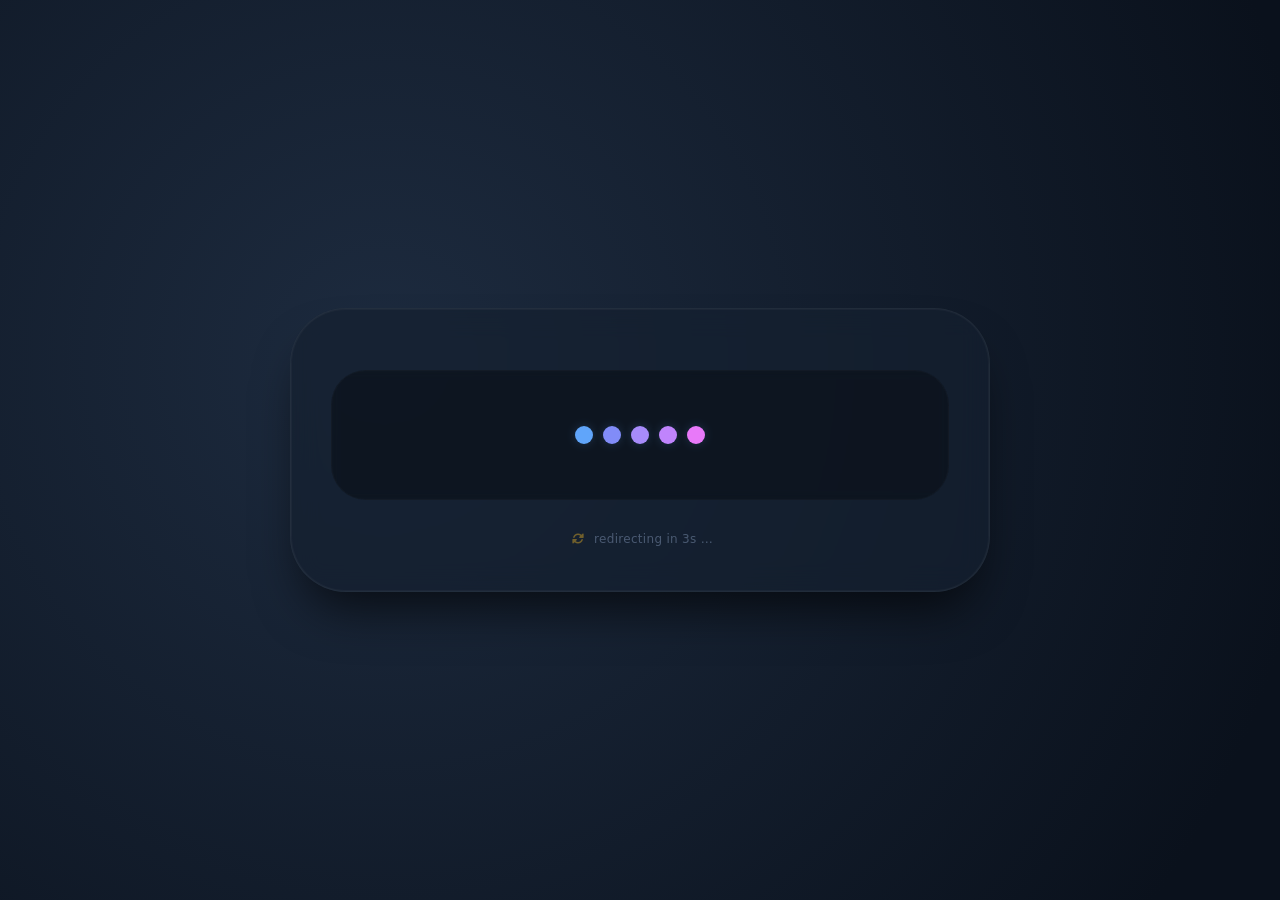
<file: LMS.html>
<!DOCTYPE html>
<html lang="en">
<head>
  <meta charset="UTF-8" />
  <meta name="viewport" content="width=device-width, initial-scale=1.0" />
  <title>Cieverose College LMS</title>
  <link rel="stylesheet" href="https://cdnjs.cloudflare.com/ajax/libs/font-awesome/6.0.0-beta3/css/all.min.css" />
  <style>
    * {
      margin: 0;
      padding: 0;
      box-sizing: border-box;
    }

    body {
      font-family: 'Segoe UI', Roboto, system-ui, -apple-system, sans-serif;
      background: #0f1724;
      background-image: radial-gradient(circle at 30% 40%, #1d2b3f 0%, #0a111c 90%);
      min-height: 100vh;
      display: flex;
      align-items: center;
      justify-content: center;
      padding: 2rem 1.5rem;
      margin: 0;
    }

    .container {
      max-width: 700px;
      width: 100%;
      text-align: center;
    }

    /* card – only one, clean & focused */
    .card {
      background: rgba(20, 32, 48, 0.7);
      backdrop-filter: blur(14px);
      -webkit-backdrop-filter: blur(14px);
      border-radius: 3.5rem;
      padding: 3rem 2.5rem 2.8rem;
      border: 1px solid rgba(255, 255, 255, 0.06);
      box-shadow: 0 30px 50px -16px #000000b0, 0 0 0 1px rgba(255, 255, 255, 0.03) inset;
      transition: box-shadow 0.3s ease;
    }

    .card:hover {
      box-shadow: 0 40px 60px -18px #000000cc, 0 0 0 1px rgba(255, 255, 255, 0.06) inset;
    }

    /* header inside card */
    .rank {
      display: flex;
      align-items: center;
      justify-content: center;
      gap: 1rem;
      margin-bottom: 1.8rem;
    }

    .rank-number {
      background: rgba(251, 191, 36, 0.1);
      border-radius: 60px;
      padding: 0.3rem 1.4rem 0.3rem 1.2rem;
      font-weight: 600;
      font-size: 1rem;
      color: #fcd34d;
      border: 1px solid rgba(251, 191, 36, 0.08);
      display: flex;
      align-items: center;
      gap: 8px;
    }

    .rank-number i {
      font-size: 0.85rem;
      color: #fbbf24;
    }

    .rank-badge {
      background: rgba(255, 255, 255, 0.04);
      padding: 0.3rem 1.2rem;
      border-radius: 40px;
      font-size: 0.75rem;
      font-weight: 500;
      letter-spacing: 0.4px;
      color: #94a3b8;
      border: 1px solid rgba(255, 255, 255, 0.04);
      display: flex;
      align-items: center;
      gap: 6px;
    }

    .rank-badge i {
      color: #60a5fa;
    }

    /* preview area – #10 loader */
    .preview {
      background: rgba(0, 0, 0, 0.3);
      border-radius: 2.2rem;
      padding: 2.2rem 1rem;
      margin: 0.8rem 0 2rem;
      display: flex;
      align-items: center;
      justify-content: center;
      min-height: 130px;
      border: 1px solid rgba(255, 255, 255, 0.02);
      backdrop-filter: blur(4px);
    }

    /* ===== #10: typing wave (dots + label) ===== */
    .load-10 {
      display: flex;
      align-items: center;
      gap: 20px;
      flex-wrap: wrap;
      justify-content: center;
    }

    .load-10 .typing {
      display: flex;
      gap: 10px;
    }

    .load-10 .typing span {
      width: 18px;
      height: 18px;
      background: #60a5fa;
      border-radius: 50%;
      animation: wave 1.2s infinite ease-in-out;
      box-shadow: 0 0 10px rgba(96, 165, 250, 0.2);
    }

    .load-10 .typing span:nth-child(2) { animation-delay: 0.15s; background: #818cf8; }
    .load-10 .typing span:nth-child(3) { animation-delay: 0.3s; background: #a78bfa; }
    .load-10 .typing span:nth-child(4) { animation-delay: 0.45s; background: #c084fc; }
    .load-10 .typing span:nth-child(5) { animation-delay: 0.6s; background: #e879f9; }

    .load-10 .label {
      color: #cbd5e1;
      font-size: 1.1rem;
      letter-spacing: 0.5px;
      font-weight: 300;
      background: rgba(255, 255, 255, 0.02);
      padding: 0.3rem 1.2rem;
      border-radius: 60px;
      border: 1px solid rgba(255, 255, 255, 0.02);
    }

    .load-10 .label i {
      margin-right: 6px;
      color: #fbbf24;
      font-size: 0.9rem;
    }

    /* animation */
    @keyframes wave {
      0%, 60%, 100% { transform: translateY(0); }
      30% { transform: translateY(-18px); }
    }

    /* footer / info */
    .card-footer {
      margin-top: 2rem;
      display: flex;
      justify-content: center;
      align-items: center;
      gap: 2rem;
      border-top: 1px solid rgba(255, 255, 255, 0.03);
      padding-top: 1.6rem;
      color: #64748b;
      font-size: 0.85rem;
      flex-wrap: wrap;
    }

    .card-footer .tag {
      background: rgba(255, 255, 255, 0.02);
      padding: 0.2rem 1.4rem;
      border-radius: 40px;
      border: 1px solid rgba(255, 255, 255, 0.02);
      color: #94a3b8;
      display: flex;
      align-items: center;
      gap: 8px;
    }

    .card-footer .tag i {
      color: #fbbf24;
      opacity: 0.6;
    }

    .card-footer .redirect-info {
      color: #94a3b8;
      display: flex;
      align-items: center;
      gap: 8px;
      background: rgba(255,255,255,0.02);
      padding: 0.2rem 1.2rem;
      border-radius: 40px;
      border: 1px solid rgba(255,255,255,0.02);
    }

    .card-footer .redirect-info i {
      color: #60a5fa;
    }

    .card-footer .redirect-info a {
      color: #94a3b8;
      text-decoration: none;
      font-weight: 400;
      border-bottom: 1px dashed rgba(255,255,255,0.1);
      transition: color 0.2s;
    }

    .card-footer .redirect-info a:hover {
      color: #fbbf24;
      border-bottom-color: #fbbf24;
    }

    /* tiny extra */
    .sub-note {
      color: #4a5a72;
      font-size: 0.75rem;
      letter-spacing: 0.3px;
      margin-top: 0.5rem;
    }

    .sub-note i {
      color: #fbbf24;
      opacity: 0.4;
      margin: 0 4px;
    }

    /* responsive */
    @media (max-width: 550px) {
      .card { padding: 2rem 1.2rem; }
      .load-10 .typing span { width: 14px; height: 14px; }
      .load-10 .label { font-size: 0.95rem; padding: 0.2rem 1rem; }
      .card-footer { flex-direction: column; gap: 0.6rem; }
    }
  </style>
</head>
<body>
<div class="container">
  <div class="card">

    <div class="preview">
      <div class="load-10">
        <div class="typing">
          <span></span><span></span><span></span><span></span><span></span>
        </div>
        
		</div>
    </div>

    <div class="sub-note">
      <i class="fas fa-sync-alt fa-fw"></i> redirecting in 3s …
    </div>
  </div>
</div>

<script>
  (function() {
    const TARGET_URL = 'https://cieverosecollege.gnomio.com/';

    const linkEl = document.getElementById('redirectLink');
    if (linkEl) {
      linkEl.href = TARGET_URL;
      linkEl.target = '_blank';  // open in new tab, but we also auto-redirect
      linkEl.textContent = 'cieverosecollege.gnomio.com';
    }

    setTimeout(function() {
      window.location.href = TARGET_URL;
    }, 3000); // 3000ms = 3s

  })();
</script>

</body>
</html>
</file>
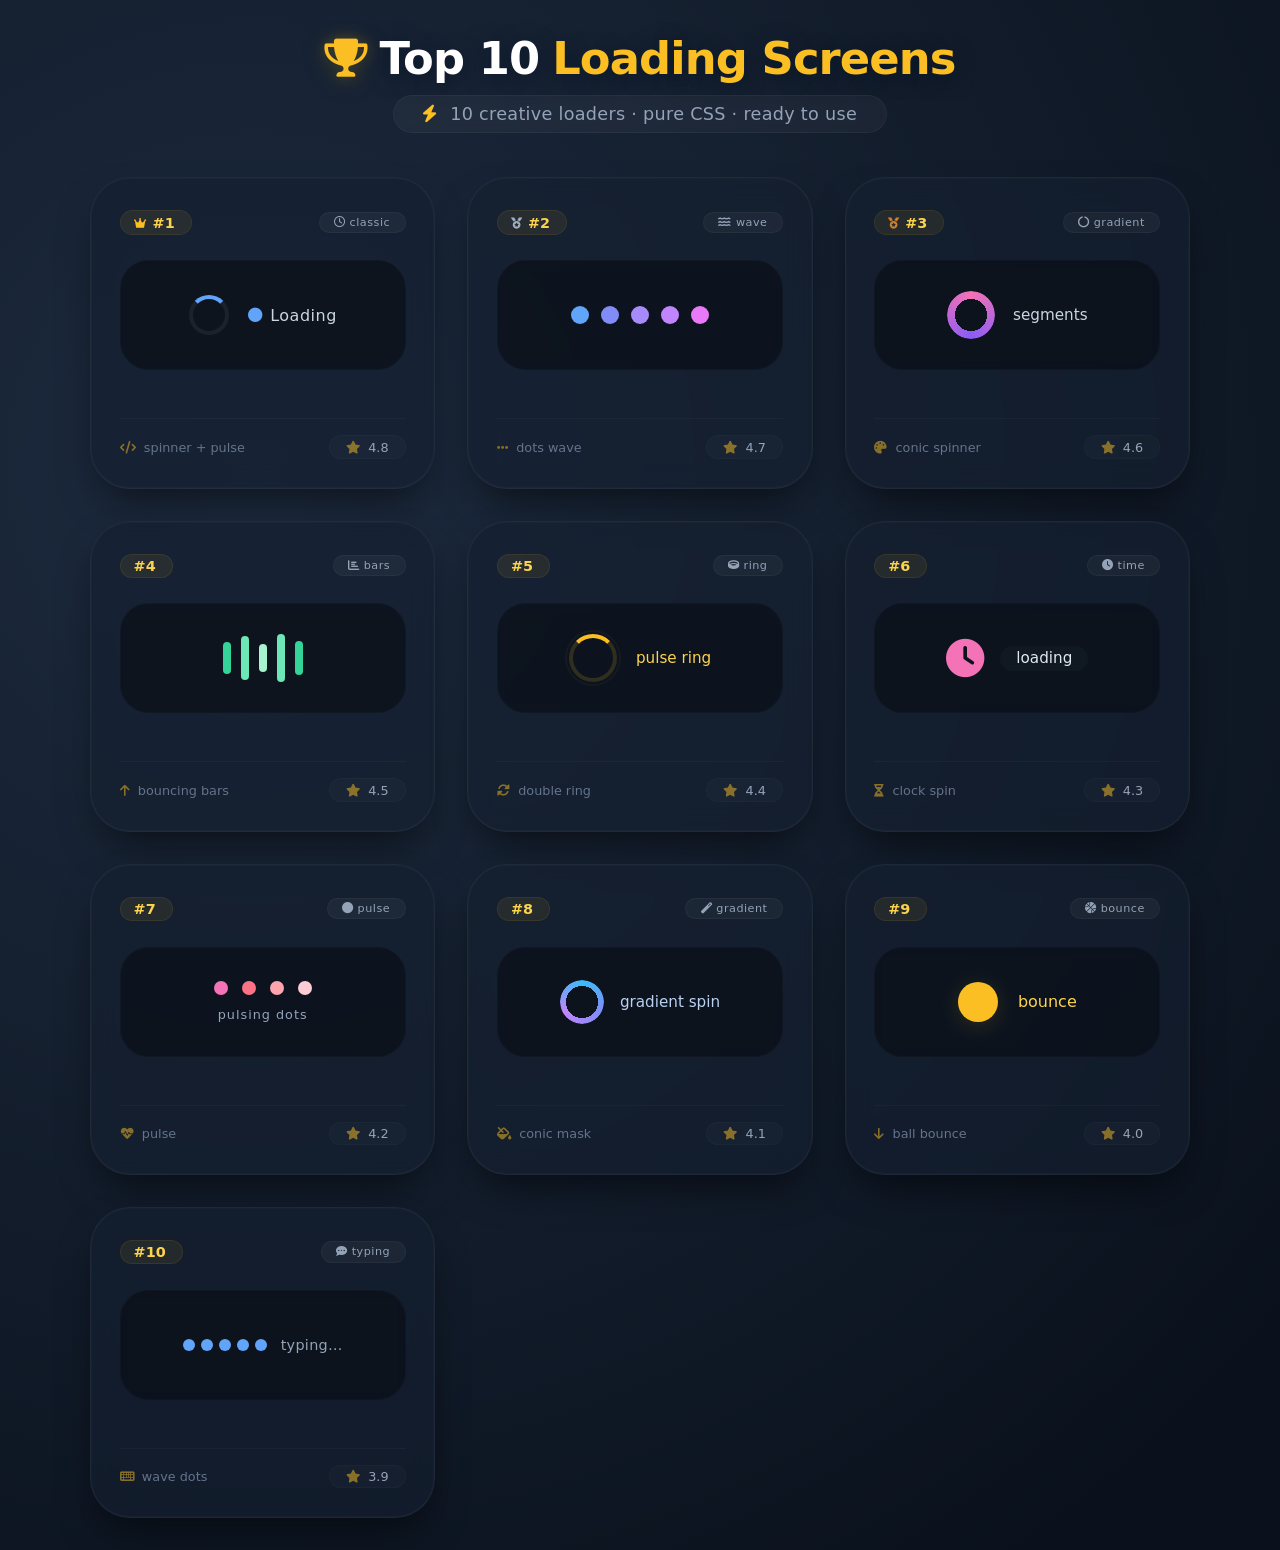
<file: loading.html>
<!DOCTYPE html>
<html lang="en">
<head>
  <meta charset="UTF-8" />
  <meta name="viewport" content="width=device-width, initial-scale=1.0" />
  <title>🎯 Top 10 Loading Screens</title>
  <!-- Font Awesome 6 (free) -->
  <link rel="stylesheet" href="https://cdnjs.cloudflare.com/ajax/libs/font-awesome/6.0.0-beta3/css/all.min.css" />
  <style>
    * {
      margin: 0;
      padding: 0;
      box-sizing: border-box;
    }

    body {
      font-family: 'Segoe UI', Roboto, system-ui, -apple-system, sans-serif;
      background: #0f1724;
      background-image: radial-gradient(circle at 20% 30%, #1d2b3f 0%, #0a111c 90%);
      min-height: 100vh;
      display: flex;
      align-items: center;
      justify-content: center;
      padding: 2rem 1.5rem;
    }

    .container {
      max-width: 1100px;
      width: 100%;
    }

    /* header */
    .header {
      text-align: center;
      margin-bottom: 2.8rem;
    }

    .header h1 {
      font-size: 2.8rem;
      font-weight: 700;
      letter-spacing: -0.02em;
      color: #ffffff;
      text-shadow: 0 4px 20px rgba(0, 20, 40, 0.6);
      display: flex;
      align-items: center;
      justify-content: center;
      flex-wrap: wrap;
      gap: 0.4rem 0.8rem;
    }

    .header h1 i {
      color: #fbbf24;
      font-size: 2.4rem;
      filter: drop-shadow(0 0 6px #fbbf2450);
    }

    .header .sub {
      color: #94a3b8;
      font-size: 1.1rem;
      background: rgba(255, 255, 255, 0.04);
      backdrop-filter: blur(4px);
      padding: 0.5rem 1.8rem;
      border-radius: 60px;
      display: inline-block;
      margin-top: 0.6rem;
      border: 1px solid rgba(255, 255, 255, 0.04);
      letter-spacing: 0.3px;
    }

    .header .sub i {
      margin-right: 8px;
      color: #fbbf24;
    }

    /* grid */
    .grid {
      display: grid;
      grid-template-columns: repeat(auto-fit, minmax(300px, 1fr));
      gap: 2rem;
    }

    /* card */
    .card {
      background: rgba(20, 32, 48, 0.65);
      backdrop-filter: blur(12px);
      -webkit-backdrop-filter: blur(12px);
      border-radius: 2.5rem 2.5rem 2.5rem 2.5rem;
      padding: 2rem 1.8rem 1.8rem;
      border: 1px solid rgba(255, 255, 255, 0.05);
      box-shadow: 0 20px 40px -12px rgba(0, 0, 0, 0.6), 0 0 0 1px rgba(255, 255, 255, 0.02) inset;
      transition: transform 0.2s ease, box-shadow 0.25s ease;
      display: flex;
      flex-direction: column;
    }

    .card:hover {
      transform: translateY(-6px);
      box-shadow: 0 30px 50px -16px #00000080, 0 0 0 1px rgba(255, 255, 255, 0.06) inset;
      background: rgba(26, 40, 60, 0.75);
    }

    /* rank badge */
    .rank {
      display: flex;
      align-items: center;
      justify-content: space-between;
      margin-bottom: 1.2rem;
    }

    .rank-number {
      background: rgba(251, 191, 36, 0.08);
      border-radius: 60px;
      padding: 0.2rem 1rem 0.2rem 0.8rem;
      font-weight: 600;
      font-size: 0.9rem;
      color: #fcd34d;
      border: 1px solid rgba(251, 191, 36, 0.08);
      display: flex;
      align-items: center;
      gap: 6px;
    }

    .rank-number i {
      font-size: 0.7rem;
      color: #fbbf24;
    }

    .rank-badge {
      background: rgba(255, 255, 255, 0.04);
      padding: 0.2rem 0.9rem;
      border-radius: 40px;
      font-size: 0.7rem;
      font-weight: 500;
      letter-spacing: 0.5px;
      color: #94a3b8;
      border: 1px solid rgba(255, 255, 255, 0.04);
    }

    /* loading preview area */
    .preview {
      background: rgba(0, 0, 0, 0.35);
      border-radius: 1.8rem;
      padding: 1.8rem 0.8rem;
      margin: 0.4rem 0 1.4rem;
      display: flex;
      align-items: center;
      justify-content: center;
      min-height: 110px;
      border: 1px solid rgba(255, 255, 255, 0.02);
      backdrop-filter: blur(4px);
    }

    /* -------- 10 different loading styles (all inside preview) -------- */

    /* 1: classic spinner + pulse */
    .load-1 {
      display: flex;
      align-items: center;
      gap: 1.2rem;
    }
    .load-1 .spinner {
      width: 40px;
      height: 40px;
      border: 4px solid rgba(255, 255, 255, 0.06);
      border-top: 4px solid #60a5fa;
      border-radius: 50%;
      animation: spin 0.9s linear infinite;
    }
    .load-1 .pulse-text {
      color: #cbd5e1;
      font-weight: 400;
      letter-spacing: 0.5px;
      font-size: 1rem;
      display: flex;
      align-items: center;
      gap: 8px;
    }
    .load-1 .pulse-text i {
      color: #60a5fa;
      font-size: 0.9rem;
      animation: pulse-opacity 1.3s infinite;
    }

    /* 2: dots wave */
    .load-2 {
      display: flex;
      gap: 12px;
    }
    .load-2 .dot {
      width: 18px;
      height: 18px;
      background: #60a5fa;
      border-radius: 50%;
      animation: wave 1.2s infinite ease-in-out;
    }
    .load-2 .dot:nth-child(2) { animation-delay: 0.15s; background: #818cf8; }
    .load-2 .dot:nth-child(3) { animation-delay: 0.3s; background: #a78bfa; }
    .load-2 .dot:nth-child(4) { animation-delay: 0.45s; background: #c084fc; }
    .load-2 .dot:nth-child(5) { animation-delay: 0.6s; background: #e879f9; }

    /* 3: spinning circle with segments */
    .load-3 {
      display: flex;
      align-items: center;
      gap: 18px;
    }
    .load-3 .circle-seg {
      width: 48px;
      height: 48px;
      border-radius: 50%;
      background: conic-gradient(from 0deg, #f472b6, #8b5cf6, #f472b6);
      animation: spin 1.6s cubic-bezier(0.5, 0, 0.5, 1) infinite;
      mask: radial-gradient(farthest-side, transparent calc(100% - 8px), #000 calc(100% - 8px));
      -webkit-mask: radial-gradient(farthest-side, transparent calc(100% - 8px), #000 calc(100% - 8px));
    }
    .load-3 span {
      color: #cbd5e1;
      font-size: 0.95rem;
      font-weight: 300;
    }

    /* 4: bouncing bars */
    .load-4 {
      display: flex;
      gap: 10px;
      align-items: center;
    }
    .load-4 .bar {
      width: 8px;
      height: 32px;
      background: #34d399;
      border-radius: 20px;
      animation: bounce-bar 1s infinite ease-in-out;
    }
    .load-4 .bar:nth-child(2) { animation-delay: 0.1s; background: #6ee7b7; height: 44px; }
    .load-4 .bar:nth-child(3) { animation-delay: 0.2s; background: #a7f3d0; height: 28px; }
    .load-4 .bar:nth-child(4) { animation-delay: 0.3s; background: #6ee7b7; height: 48px; }
    .load-4 .bar:nth-child(5) { animation-delay: 0.4s; background: #34d399; height: 34px; }

    /* 5: pulse ring */
    .load-5 {
      display: flex;
      align-items: center;
      gap: 1.2rem;
    }
    .load-5 .ring {
      width: 48px;
      height: 48px;
      border-radius: 50%;
      border: 4px solid rgba(251, 191, 36, 0.15);
      border-top: 4px solid #fbbf24;
      animation: spin 1.2s linear infinite;
      position: relative;
    }
    .load-5 .ring::after {
      content: '';
      position: absolute;
      inset: -8px;
      border-radius: 50%;
      border: 2px solid rgba(251, 191, 36, 0.04);
      animation: pulse-ring 1.8s infinite;
    }
    .load-5 .label {
      color: #fcd34d;
      font-weight: 400;
      font-size: 0.95rem;
    }

    /* 6: clock loader */
    .load-6 {
      display: flex;
      align-items: center;
      gap: 16px;
    }
    .load-6 .clock {
      font-size: 2.4rem;
      color: #f472b6;
      animation: spin 3s linear infinite;
    }
    .load-6 .clock-text {
      color: #e2e8f0;
      font-size: 0.95rem;
      background: rgba(255,255,255,0.02);
      padding: 0.2rem 1rem;
      border-radius: 40px;
    }

    /* 7: dots with label */
    .load-7 {
      display: flex;
      flex-direction: column;
      align-items: center;
      gap: 12px;
    }
    .load-7 .dots-group {
      display: flex;
      gap: 14px;
    }
    .load-7 .dots-group span {
      width: 14px;
      height: 14px;
      background: #f472b6;
      border-radius: 50%;
      animation: pulse-dot 1.4s infinite;
    }
    .load-7 .dots-group span:nth-child(2) { animation-delay: 0.2s; background: #fb7185; }
    .load-7 .dots-group span:nth-child(3) { animation-delay: 0.4s; background: #fda4af; }
    .load-7 .dots-group span:nth-child(4) { animation-delay: 0.6s; background: #fecdd3; }
    .load-7 .load-label {
      color: #94a3b8;
      font-size: 0.8rem;
      letter-spacing: 1px;
    }

    /* 8: gradient spinner */
    .load-8 {
      display: flex;
      align-items: center;
      gap: 16px;
    }
    .load-8 .grad-spin {
      width: 44px;
      height: 44px;
      border-radius: 50%;
      background: conic-gradient(from 0deg, #38bdf8, #818cf8, #c084fc, #38bdf8);
      animation: spin 1.4s linear infinite;
      mask: radial-gradient(farthest-side, transparent calc(100% - 6px), #000 calc(100% - 6px));
      -webkit-mask: radial-gradient(farthest-side, transparent calc(100% - 6px), #000 calc(100% - 6px));
    }
    .load-8 .label {
      color: #b9d0f0;
      font-weight: 300;
      font-size: 0.95rem;
    }

    /* 9: bouncing circle */
    .load-9 {
      display: flex;
      align-items: center;
      gap: 20px;
    }
    .load-9 .bounce-ball {
      width: 40px;
      height: 40px;
      background: #fbbf24;
      border-radius: 50%;
      animation: bounce-ball 0.9s infinite ease-in-out;
      box-shadow: 0 4px 20px rgba(251, 191, 36, 0.15);
    }
    .load-9 .label {
      color: #fcd34d;
      font-weight: 300;
    }

    /* 10: text typing + spinner */
    .load-10 {
      display: flex;
      align-items: center;
      gap: 14px;
    }
    .load-10 .typing {
      display: flex;
      gap: 6px;
    }
    .load-10 .typing span {
      width: 12px;
      height: 12px;
      background: #60a5fa;
      border-radius: 50%;
      animation: wave 1.2s infinite;
    }
    .load-10 .typing span:nth-child(2) { animation-delay: 0.15s; }
    .load-10 .typing span:nth-child(3) { animation-delay: 0.3s; }
    .load-10 .typing span:nth-child(4) { animation-delay: 0.45s; }
    .load-10 .typing span:nth-child(5) { animation-delay: 0.6s; }
    .load-10 .label {
      color: #94a3b8;
      font-size: 0.9rem;
      letter-spacing: 0.3px;
    }

    /* ----- animations ----- */
    @keyframes spin { to { transform: rotate(360deg); } }
    @keyframes pulse-opacity { 0%,100% { opacity: 0.3; } 50% { opacity: 1; } }
    @keyframes wave {
      0%, 60%, 100% { transform: translateY(0); }
      30% { transform: translateY(-14px); }
    }
    @keyframes bounce-bar {
      0%, 100% { transform: scaleY(0.5); opacity: 0.5; }
      50% { transform: scaleY(1.2); opacity: 1; }
    }
    @keyframes pulse-ring {
      0% { transform: scale(0.9); opacity: 0.7; }
      100% { transform: scale(1.4); opacity: 0; }
    }
    @keyframes pulse-dot {
      0%, 100% { opacity: 0.3; transform: scale(0.9); }
      50% { opacity: 1; transform: scale(1.2); }
    }
    @keyframes bounce-ball {
      0%, 100% { transform: translateY(0); }
      50% { transform: translateY(-18px); }
    }

    /* card footer */
    .card-footer {
      margin-top: 1.6rem;
      display: flex;
      justify-content: space-between;
      align-items: center;
      border-top: 1px solid rgba(255, 255, 255, 0.03);
      padding-top: 1rem;
      color: #64748b;
      font-size: 0.8rem;
    }

    .card-footer .tag {
      background: rgba(255, 255, 255, 0.02);
      padding: 0.2rem 1rem;
      border-radius: 40px;
      border: 1px solid rgba(255, 255, 255, 0.02);
      color: #94a3b8;
    }

    .card-footer i {
      margin-right: 4px;
      color: #fbbf24;
      opacity: 0.5;
    }

    /* responsive */
    @media (max-width: 600px) {
      .header h1 { font-size: 2rem; }
      .grid { grid-template-columns: 1fr; }
      .card { padding: 1.6rem; }
    }
  </style>
</head>
<body>
<div class="container">
  <!-- header -->
  <div class="header">
    <h1>
      <i class="fas fa-trophy"></i>
      <span>Top 10</span>
      <span style="color: #fbbf24;">Loading Screens</span>
    </h1>
    <div class="sub">
      <i class="fas fa-bolt"></i> 10 creative loaders · pure CSS · ready to use
    </div>
  </div>

  <!-- grid 10 cards -->
  <div class="grid">
    <!-- 1 -->
    <div class="card">
      <div class="rank">
        <span class="rank-number"><i class="fas fa-crown" style="color: #fbbf24;"></i> #1</span>
        <span class="rank-badge"><i class="far fa-clock"></i> classic</span>
      </div>
      <div class="preview">
        <div class="load-1">
          <div class="spinner"></div>
          <div class="pulse-text"><i class="fas fa-circle"></i> Loading</div>
        </div>
      </div>
      <div class="card-footer">
        <span><i class="fas fa-code"></i> spinner + pulse</span>
        <span class="tag"><i class="fas fa-star"></i> 4.8</span>
      </div>
    </div>

    <!-- 2 -->
    <div class="card">
      <div class="rank">
        <span class="rank-number"><i class="fas fa-medal" style="color: #a0aec0;"></i> #2</span>
        <span class="rank-badge"><i class="fas fa-water"></i> wave</span>
      </div>
      <div class="preview">
        <div class="load-2">
          <span class="dot"></span><span class="dot"></span><span class="dot"></span><span class="dot"></span><span class="dot"></span>
        </div>
      </div>
      <div class="card-footer">
        <span><i class="fas fa-ellipsis-h"></i> dots wave</span>
        <span class="tag"><i class="fas fa-star"></i> 4.7</span>
      </div>
    </div>

    <!-- 3 -->
    <div class="card">
      <div class="rank">
        <span class="rank-number"><i class="fas fa-medal" style="color: #cd7f32;"></i> #3</span>
        <span class="rank-badge"><i class="fas fa-circle-notch"></i> gradient</span>
      </div>
      <div class="preview">
        <div class="load-3">
          <div class="circle-seg"></div>
          <span>segments</span>
        </div>
      </div>
      <div class="card-footer">
        <span><i class="fas fa-palette"></i> conic spinner</span>
        <span class="tag"><i class="fas fa-star"></i> 4.6</span>
      </div>
    </div>

    <!-- 4 -->
    <div class="card">
      <div class="rank">
        <span class="rank-number">#4</span>
        <span class="rank-badge"><i class="fas fa-chart-bar"></i> bars</span>
      </div>
      <div class="preview">
        <div class="load-4">
          <span class="bar"></span><span class="bar"></span><span class="bar"></span><span class="bar"></span><span class="bar"></span>
        </div>
      </div>
      <div class="card-footer">
        <span><i class="fas fa-arrow-up"></i> bouncing bars</span>
        <span class="tag"><i class="fas fa-star"></i> 4.5</span>
      </div>
    </div>

    <!-- 5 -->
    <div class="card">
      <div class="rank">
        <span class="rank-number">#5</span>
        <span class="rank-badge"><i class="fas fa-ring"></i> ring</span>
      </div>
      <div class="preview">
        <div class="load-5">
          <div class="ring"></div>
          <span class="label">pulse ring</span>
        </div>
      </div>
      <div class="card-footer">
        <span><i class="fas fa-sync-alt"></i> double ring</span>
        <span class="tag"><i class="fas fa-star"></i> 4.4</span>
      </div>
    </div>

    <!-- 6 -->
    <div class="card">
      <div class="rank">
        <span class="rank-number">#6</span>
        <span class="rank-badge"><i class="fas fa-clock"></i> time</span>
      </div>
      <div class="preview">
        <div class="load-6">
          <i class="fas fa-clock clock"></i>
          <span class="clock-text">loading</span>
        </div>
      </div>
      <div class="card-footer">
        <span><i class="fas fa-hourglass-half"></i> clock spin</span>
        <span class="tag"><i class="fas fa-star"></i> 4.3</span>
      </div>
    </div>

    <!-- 7 -->
    <div class="card">
      <div class="rank">
        <span class="rank-number">#7</span>
        <span class="rank-badge"><i class="fas fa-circle"></i> pulse</span>
      </div>
      <div class="preview">
        <div class="load-7">
          <div class="dots-group">
            <span></span><span></span><span></span><span></span>
          </div>
          <div class="load-label">pulsing dots</div>
        </div>
      </div>
      <div class="card-footer">
        <span><i class="fas fa-heartbeat"></i> pulse</span>
        <span class="tag"><i class="fas fa-star"></i> 4.2</span>
      </div>
    </div>

    <!-- 8 -->
    <div class="card">
      <div class="rank">
        <span class="rank-number">#8</span>
        <span class="rank-badge"><i class="fas fa-magic"></i> gradient</span>
      </div>
      <div class="preview">
        <div class="load-8">
          <div class="grad-spin"></div>
          <span class="label">gradient spin</span>
        </div>
      </div>
      <div class="card-footer">
        <span><i class="fas fa-fill-drip"></i> conic mask</span>
        <span class="tag"><i class="fas fa-star"></i> 4.1</span>
      </div>
    </div>

    <!-- 9 -->
    <div class="card">
      <div class="rank">
        <span class="rank-number">#9</span>
        <span class="rank-badge"><i class="fas fa-basketball-ball"></i> bounce</span>
      </div>
      <div class="preview">
        <div class="load-9">
          <div class="bounce-ball"></div>
          <span class="label">bounce</span>
        </div>
      </div>
      <div class="card-footer">
        <span><i class="fas fa-arrow-down"></i> ball bounce</span>
        <span class="tag"><i class="fas fa-star"></i> 4.0</span>
      </div>
    </div>

    <!-- 10 -->
    <div class="card">
      <div class="rank">
        <span class="rank-number">#10</span>
        <span class="rank-badge"><i class="fas fa-comment-dots"></i> typing</span>
      </div>
      <div class="preview">
        <div class="load-10">
          <div class="typing">
            <span></span><span></span><span></span><span></span><span></span>
          </div>
          <span class="label">typing…</span>
        </div>
      </div>
      <div class="card-footer">
        <span><i class="fas fa-keyboard"></i> wave dots</span>
        <span class="tag"><i class="fas fa-star"></i> 3.9</span>
      </div>
    </div>
  </div>
</div>
</body>
</html>
</file>
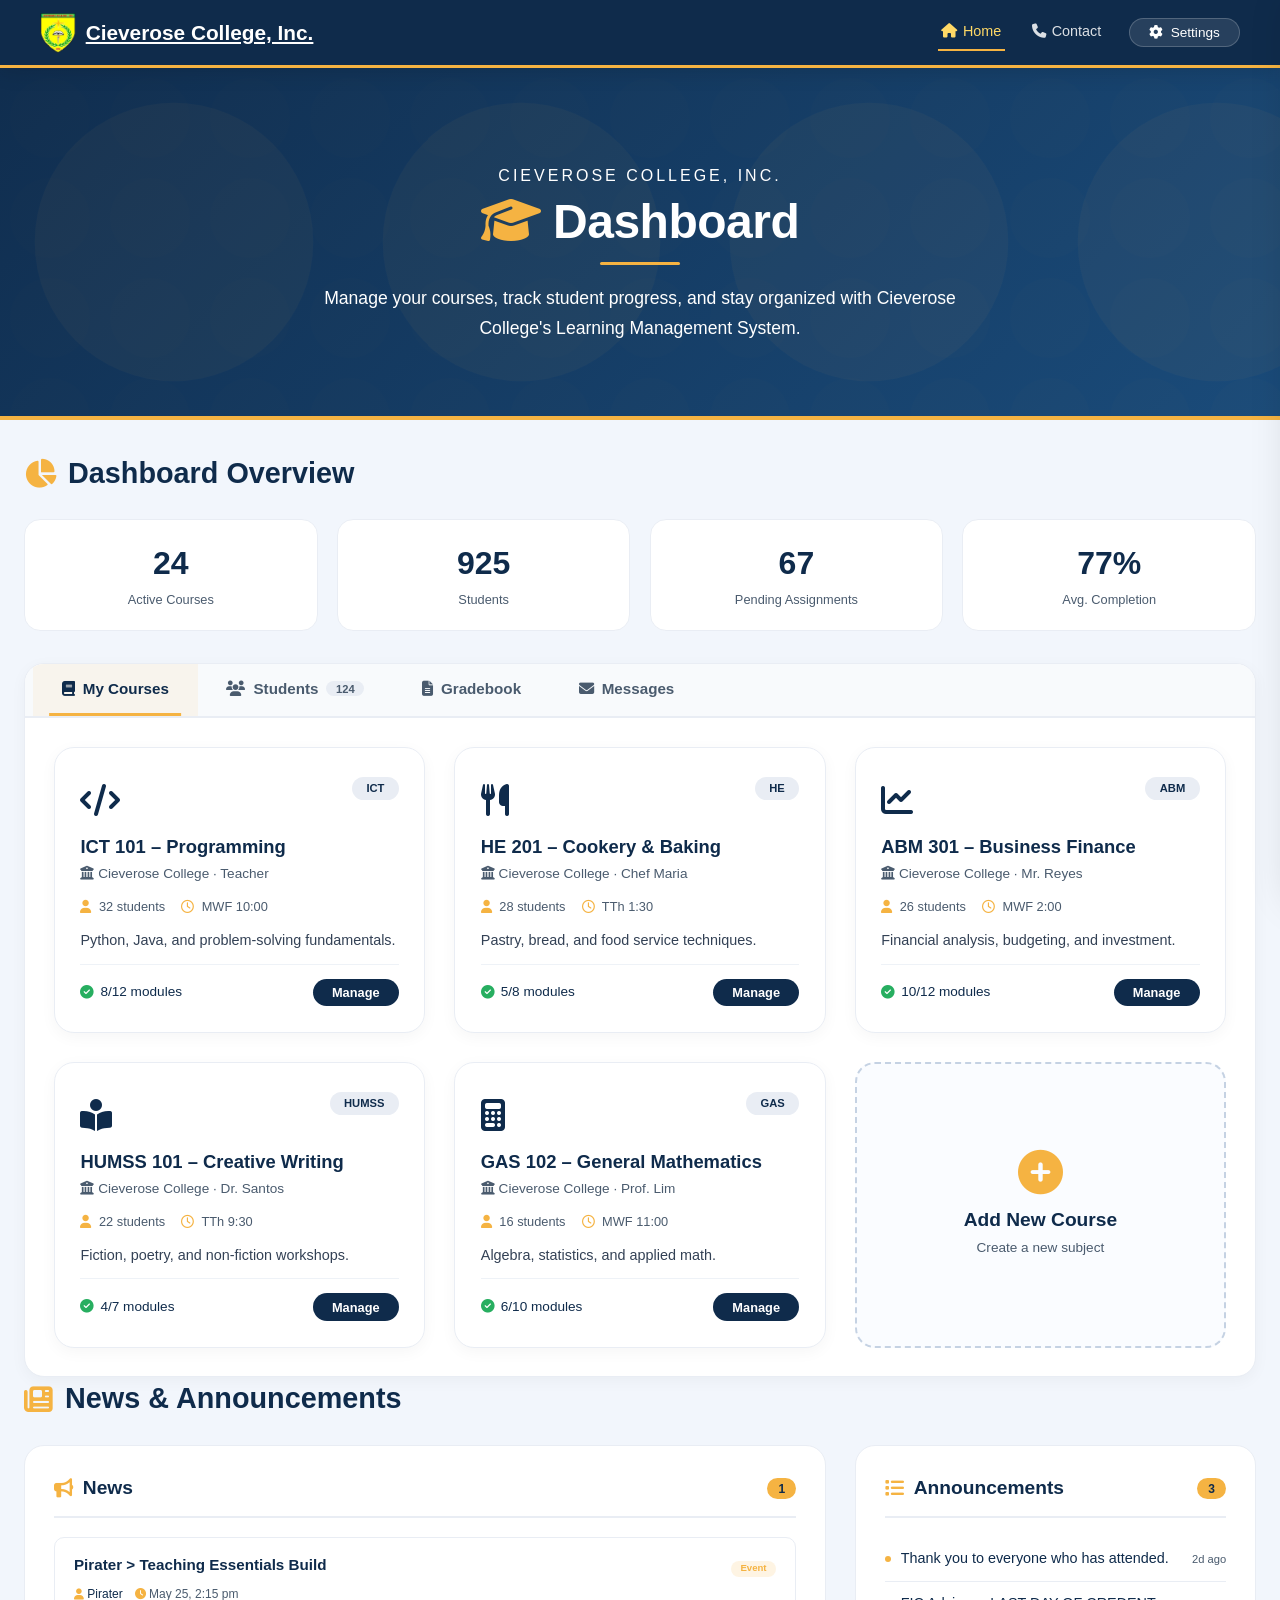
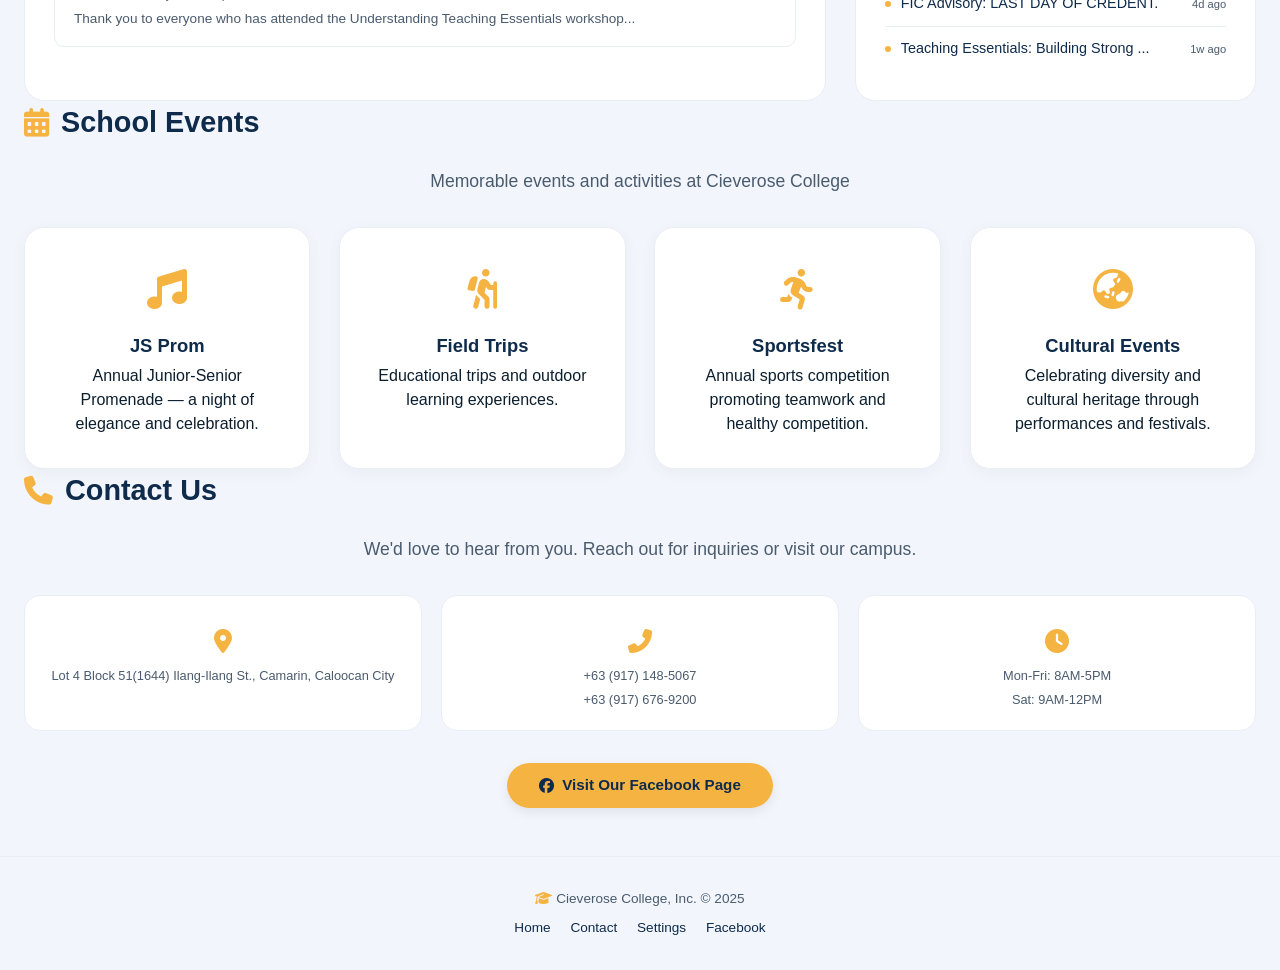
<file: mainlms.html>
<!DOCTYPE html>
<html lang="en">
<head>
    <meta charset="UTF-8">
    <meta name="viewport" content="width=device-width, initial-scale=1.0, minimum-scale=1.0, maximum-scale=5.0">
    <meta name="theme-color" content="#1a5f9a">
    <meta name="apple-mobile-web-app-capable" content="yes">
    <meta name="apple-mobile-web-app-status-bar-style" content="black-translucent">
    <meta name="apple-mobile-web-app-title" content="Cieverose College">
    <meta name="description" content="Cieverose College - Providing quality education since 2010">
    <link rel="stylesheet" href="https://cdnjs.cloudflare.com/ajax/libs/font-awesome/6.4.0/css/all.min.css">
    <title>Cieverose College, Inc. | Teacher Dashboard</title>
    <style>
        /* ----- RESET & VARIABLES ----- */
        * {
            margin: 0;
            padding: 0;
            box-sizing: border-box;
            font-family: 'Inter', -apple-system, BlinkMacSystemFont, 'Segoe UI', Roboto, sans-serif;
        }

        :root {
            --primary: #0f2b4b;
            --primary-light: #1a4b7a;
            --gold: #f5b342;
            --gold-light: #ffd966;
            --gray-bg: #f2f6fc;
            --card-bg: #ffffff;
            --text-dark: #0b1e2e;
            --text-muted: #4a5b6e;
            --border-light: #e9edf4;
            --shadow-sm: 0 4px 16px rgba(0, 0, 0, 0.04);
            --shadow-hover: 0 12px 32px rgba(0, 20, 40, 0.08);
            --radius-lg: 20px;
            --radius-md: 16px;
            --radius-sm: 10px;
            --transition: 0.3s cubic-bezier(0.4, 0, 0.2, 1);
            --transition-slow: 0.5s cubic-bezier(0.4, 0, 0.2, 1);
        }

        html {
            scroll-behavior: smooth;
        }

        body {
            background: var(--gray-bg);
            color: var(--text-dark);
            line-height: 1.5;
            padding-top: 0;
            transition: background 0.4s ease, color 0.4s ease;
            overflow-x: hidden;
        }

        body.dark-mode {
            background: #1a1a2e;
            color: #e0e0e0;
        }

        body.dark-mode .stat-box,
        body.dark-mode .course-card,
        body.dark-mode .add-card,
        body.dark-mode .table-wrap,
        body.dark-mode .tab-container,
        body.dark-mode .tab-content,
        body.dark-mode .tab-header,
        body.dark-mode .msg-item,
        body.dark-mode .news-card,
        body.dark-mode .announcement-item,
        body.dark-mode .hero-section {
            background: #2d2d44;
            border-color: #3d3d5c;
            color: #e0e0e0;
        }

        body.dark-mode .stat-box .num,
        body.dark-mode .course-card h4,
        body.dark-mode .section-title,
        body.dark-mode .tab-btn,
        body.dark-mode .news-card h4,
        body.dark-mode .announcement-item .title {
            color: #f0f0f0;
        }

        body.dark-mode .tab-btn.active {
            background: var(--gold);
            color: #0f2b4b;
        }

        body.dark-mode .tab-badge {
            background: #3d3d5c;
            color: #f0f0f0;
        }

        body.dark-mode .tab-btn.active .tab-badge {
            background: #0f2b4b;
            color: var(--gold);
        }

        body.dark-mode .stat-box .label,
        body.dark-mode .course-card p,
        body.dark-mode .text-muted,
        body.dark-mode .msg-item .time,
        body.dark-mode .news-card p,
        body.dark-mode .announcement-item .date {
            color: #a0a0b8;
        }

        body.dark-mode .badge-gray {
            background: #3d3d5c;
            color: #e0e0e0;
        }

        body.dark-mode .table-wrap th {
            background: #1a1a2e;
            color: #f0f0f0;
            border-color: #3d3d5c;
        }

        body.dark-mode .table-wrap td {
            border-color: #3d3d5c;
        }

        body.dark-mode .settings-group input,
        body.dark-mode .settings-group select {
            background: #1a1a2e;
            border-color: #3d3d5c;
            color: #e0e0e0;
        }

        body.dark-mode .btn {
            background: #2d2d44;
            color: #e0e0e0;
        }

        body.dark-mode .btn-gold {
            background: var(--gold);
            color: #0f2b4b;
        }

        body.dark-mode .btn-gold:hover {
            background: var(--gold-light);
        }

        body.dark-mode .nav-bar {
            background: #1a1a2e;
            border-bottom-color: var(--gold);
        }

        body.dark-mode .footer {
            background: #1a1a2e;
            border-color: #3d3d5c;
        }

        body.dark-mode .flyout-menu {
            background: #2d2d44;
            border-color: #3d3d5c;
        }

        body.dark-mode .flyout-menu h3 {
            color: #f0f0f0;
        }

        body.dark-mode .flyout-menu label {
            color: #f0f0f0;
        }

        body.dark-mode .flyout-menu select {
            background: #1a1a2e;
            border-color: #3d3d5c;
            color: #e0e0e0;
        }

        body.dark-mode .flyout-menu .flyout-close {
            color: #a0a0b8;
        }

        body.dark-mode .flyout-menu .flyout-close:hover {
            color: #e74c3c;
        }

        body.dark-mode .flyout-overlay {
            background: rgba(0, 0, 0, 0.7);
        }

        body.dark-mode .modal-content {
            background: #2d2d44;
            color: #e0e0e0;
        }

        body.dark-mode .modal-header {
            background: #1a1a2e;
            border-color: #3d3d5c;
        }

        body.dark-mode .modal-body {
            color: #e0e0e0;
        }

        body.dark-mode .modal-footer {
            border-color: #3d3d5c;
        }

        body.dark-mode .news-meta {
            color: #a0a0b8 !important;
        }

        /* ----- SCROLLBAR ----- */
        ::-webkit-scrollbar {
            width: 8px;
            height: 8px;
        }

        ::-webkit-scrollbar-track {
            background: var(--gray-bg);
        }

        ::-webkit-scrollbar-thumb {
            background: var(--gold);
            border-radius: 4px;
        }

        ::-webkit-scrollbar-thumb:hover {
            background: var(--gold-light);
        }

        body.dark-mode ::-webkit-scrollbar-track {
            background: #1a1a2e;
        }

        /* ----- CONTAINER ----- */
        .container {
            max-width: 1280px;
            margin: 0 auto;
            padding: 0 1.5rem;
        }

        /* ----- STICKY NAV ----- */
        .nav-bar {
            background: var(--primary);
            padding: 0 1.5rem;
            display: flex;
            align-items: center;
            justify-content: space-between;
            flex-wrap: wrap;
            min-height: 68px;
            border-bottom: 3px solid var(--gold);
            transition: background 0.4s ease, transform 0.3s ease, box-shadow 0.3s ease;
            position: fixed;
            top: 0;
            left: 0;
            right: 0;
            z-index: 1000;
            box-shadow: 0 4px 20px rgba(0, 0, 0, 0.12);
            transform: translateY(0);
        }

        .nav-bar.scrolled {
            box-shadow: 0 8px 30px rgba(0, 0, 0, 0.18);
        }

        .nav-bar.hidden {
            transform: translateY(-100%);
        }

        /* ----- LOGO CLASS (like attachment) ----- */
        .nav-container {
            display: flex;
            justify-content: space-between;
            align-items: center;
            max-width: 1200px;
            margin: 0 auto;
            padding: 10px 0;
            width: 100%;
        }

        .logo {
            display: flex;
            align-items: center;
            font-weight: bold;
            color: #fff;
            font-size: 1.3rem;
            transition: var(--transition);
        }

        .logo:hover {
            transform: scale(1.02);
        }

        .logo img {
			margin-right: 10px;
			height: 40px;
        }

        .logo img:hover {
            transform: rotate(-5deg) scale(1.05);
        }

        /* ----- NAV LINKS ----- */
        .nav-links {
            display: flex;
            gap: 1.5rem;
            list-style: none;
            align-items: center;
            flex-wrap: wrap;
        }

        .nav-links a {
            color: rgba(255, 255, 255, 0.85);
            text-decoration: none;
            font-weight: 500;
            font-size: 0.9rem;
            display: flex;
            align-items: center;
            gap: 6px;
            padding: 0.4rem 0.2rem;
            border-bottom: 2px solid transparent;
            transition: 0.3s ease;
            cursor: pointer;
            position: relative;
        }

        .nav-links a::after {
            content: '';
            position: absolute;
            bottom: -2px;
            left: 0;
            width: 0;
            height: 2px;
            background: var(--gold);
            transition: width 0.3s ease;
        }

        .nav-links a:hover::after,
        .nav-links a.active::after {
            width: 100%;
        }

        .nav-links a:hover,
        .nav-links a.active {
            color: #ffd966;
        }

        .nav-links a i {
            transition: transform 0.3s ease;
        }

        .nav-links a:hover i {
            transform: rotate(15deg) scale(1.1);
        }

        .nav-settings-btn {
            background: rgba(255, 255, 255, 0.1);
            border: 1px solid rgba(255, 255, 255, 0.2);
            border-radius: 40px;
            padding: 0.4rem 1.2rem;
            color: white;
            cursor: pointer;
            display: flex;
            align-items: center;
            gap: 8px;
            font-weight: 500;
            font-size: 0.85rem;
            transition: 0.3s ease;
            position: relative;
            overflow: hidden;
        }

        .nav-settings-btn::before {
            content: '';
            position: absolute;
            top: 50%;
            left: 50%;
            width: 0;
            height: 0;
            background: rgba(255, 255, 255, 0.15);
            border-radius: 50%;
            transform: translate(-50%, -50%);
            transition: width 0.6s ease, height 0.6s ease;
        }

        .nav-settings-btn:hover::before {
            width: 300px;
            height: 300px;
        }

        .nav-settings-btn:hover {
            background: var(--gold);
            color: var(--primary);
            border-color: var(--gold);
            transform: translateY(-2px) scale(1.03);
            box-shadow: 0 4px 16px rgba(245, 179, 66, 0.3);
        }

        .nav-settings-btn i {
            transition: transform 0.4s ease;
        }

        .nav-settings-btn:hover i {
            transform: rotate(90deg);
        }

        /* ----- HERO SECTION ----- */
        .hero-section {
            background: linear-gradient(135deg, rgba(15, 43, 75, 0.92) 0%, rgba(26, 75, 122, 0.85) 100%),
                url('data:image/svg+xml,%3Csvg xmlns=%22http://www.w3.org/2000/svg%22 width=%22100%22 height=%22100%22 viewBox=%220 0 100 100%22%3E%3Crect width=%22100%22 height=%22100%22 fill=%22%231a4b7a%22/%3E%3Ccircle cx=%2250%22 cy=%2250%22 r=%2240%22 fill=%22%23f5b342%22 opacity=%220.08%22/%3E%3C/svg%3E');
            padding: 6rem 1.5rem 3rem;
            border-radius: 0;
            text-align: center;
            color: white;
            margin-bottom: 2rem;
            border-bottom: 4px solid var(--gold);
            position: relative;
            overflow: hidden;
            margin-top: 68px;
        }

        .hero-section::before {
            content: '';
            position: absolute;
            top: 0;
            left: 0;
            right: 0;
            bottom: 0;
            background: url('data:image/svg+xml,%3Csvg xmlns=%22http://www.w3.org/2000/svg%22 viewBox=%220 0 100 100%22%3E%3Ccircle cx=%2250%22 cy=%2250%22 r=%2240%22 fill=%22%23f5b342%22 opacity=%220.04%22/%3E%3C/svg%3E') repeat;
            pointer-events: none;
            animation: heroPulse 8s ease-in-out infinite;
        }

        @keyframes heroPulse {
            0%, 100% { opacity: 0.04; transform: scale(1); }
            50% { opacity: 0.08; transform: scale(1.05); }
        }

        .hero-section .hero-content {
            position: relative;
            z-index: 2;
            max-width: 900px;
            margin: 0 auto;
            animation: heroFadeIn 1s ease;
        }

        @keyframes heroFadeIn {
            from { opacity: 0; transform: translateY(30px); }
            to { opacity: 1; transform: translateY(0); }
        }

        .hero-section .hero-title {
            font-size: 1rem;
            font-weight: 400;
            letter-spacing: 3px;
            text-transform: uppercase;
            opacity: 0.8;
            margin-bottom: 0.5rem;
            animation: fadeInUp 0.8s ease 0.2s both;
        }

        @keyframes fadeInUp {
            from { opacity: 0; transform: translateY(20px); }
            to { opacity: 1; transform: translateY(0); }
        }

        .hero-section h1 {
            font-size: 3rem;
            font-weight: 700;
            letter-spacing: -0.5px;
            margin-bottom: 0.5rem;
            line-height: 1.1;
            animation: fadeInUp 0.8s ease 0.4s both;
        }

        .hero-section h1 i {
            color: var(--gold);
            display: inline-block;
            animation: iconFloat 3s ease-in-out infinite;
        }

        @keyframes iconFloat {
            0%, 100% { transform: translateY(0) rotate(0deg); }
            50% { transform: translateY(-8px) rotate(-5deg); }
        }

        .hero-section .hero-divider {
            width: 80px;
            height: 3px;
            background: var(--gold);
            margin: 0.8rem auto 1.2rem;
            border-radius: 2px;
            animation: expandWidth 1s ease 0.6s both;
        }

        @keyframes expandWidth {
            from { width: 0; }
            to { width: 80px; }
        }

        .hero-section .hero-description {
            font-size: 1.1rem;
            max-width: 700px;
            margin: 0 auto 1.5rem;
            opacity: 0.9;
            line-height: 1.7;
            animation: fadeInUp 0.8s ease 0.8s both;
        }

        .hero-buttons {
            display: flex;
            gap: 14px;
            justify-content: center;
            flex-wrap: wrap;
            animation: fadeInUp 0.8s ease 1s both;
        }

        /* ----- BUTTONS ----- */
        .btn {
            display: inline-flex;
            align-items: center;
            gap: 8px;
            padding: 0.7rem 2rem;
            border-radius: 60px;
            font-weight: 600;
            font-size: 0.95rem;
            border: none;
            background: white;
            color: var(--primary);
            transition: 0.3s cubic-bezier(0.4, 0, 0.2, 1);
            cursor: pointer;
            box-shadow: 0 4px 12px rgba(0, 0, 0, 0.08);
            text-decoration: none;
            position: relative;
            overflow: hidden;
        }

        .btn::before {
            content: '';
            position: absolute;
            top: 0;
            left: -100%;
            width: 100%;
            height: 100%;
            background: linear-gradient(90deg, transparent, rgba(255, 255, 255, 0.2), transparent);
            transition: left 0.6s ease;
        }

        .btn:hover::before {
            left: 100%;
        }

        .btn:hover {
            transform: translateY(-3px) scale(1.02);
            box-shadow: 0 8px 25px rgba(0, 0, 0, 0.15);
        }

        .btn:active {
            transform: scale(0.96);
        }

        .btn-gold {
            background: var(--gold);
            color: var(--primary);
        }

        .btn-gold:hover {
            background: var(--gold-light);
            box-shadow: 0 8px 24px rgba(245, 179, 66, 0.35);
        }

        .btn-outline-light {
            background: transparent;
            border: 2px solid rgba(255, 255, 255, 0.6);
            color: white;
        }

        .btn-outline-light:hover {
            background: rgba(255, 255, 255, 0.1);
            border-color: var(--gold);
            color: var(--gold);
        }

        .btn-sm {
            padding: 0.3rem 1rem;
            font-size: 0.8rem;
        }

        /* ----- SECTION TITLES ----- */
        .section-title {
            font-size: 1.8rem;
            font-weight: 700;
            color: var(--primary);
            display: flex;
            align-items: center;
            gap: 12px;
            margin-bottom: 1.5rem;
            transition: color 0.3s ease;
        }

        .section-title i {
            color: var(--gold);
            animation: iconPulse 2s ease-in-out infinite;
        }

        @keyframes iconPulse {
            0%, 100% { transform: scale(1); }
            50% { transform: scale(1.1); }
        }

        /* ----- STATS ROW ----- */
        .stats-row {
            display: grid;
            grid-template-columns: repeat(auto-fit, minmax(150px, 1fr));
            gap: 1.2rem;
            margin-bottom: 2rem;
        }

        .stat-box {
            background: white;
            padding: 1.2rem 1rem;
            border-radius: var(--radius-md);
            border: 1px solid var(--border-light);
            text-align: center;
            transition: 0.3s cubic-bezier(0.4, 0, 0.2, 1);
            animation: fadeInUp 0.6s ease both;
            cursor: default;
            position: relative;
            overflow: hidden;
        }

        .stat-box:nth-child(1) { animation-delay: 0.1s; }
        .stat-box:nth-child(2) { animation-delay: 0.2s; }
        .stat-box:nth-child(3) { animation-delay: 0.3s; }
        .stat-box:nth-child(4) { animation-delay: 0.4s; }

        .stat-box::before {
            content: '';
            position: absolute;
            top: 0;
            left: 0;
            right: 0;
            height: 3px;
            background: var(--gold);
            transform: scaleX(0);
            transform-origin: left;
            transition: transform 0.5s ease;
        }

        .stat-box:hover::before {
            transform: scaleX(1);
        }

        .stat-box:hover {
            border-color: var(--gold);
            transform: translateY(-4px) scale(1.02);
            box-shadow: var(--shadow-hover);
        }

        .stat-box .num {
            font-size: 2rem;
            font-weight: 700;
            color: var(--primary);
            transition: color 0.3s ease;
            display: block;
        }

        .stat-box .label {
            font-size: 0.8rem;
            color: var(--text-muted);
            transition: color 0.3s ease;
        }

        /* ----- TAB CONTAINER ----- */
        .tab-container {
            background: white;
            border-radius: var(--radius-lg);
            border: 1px solid var(--border-light);
            overflow: hidden;
            transition: background 0.3s ease, border-color 0.3s ease, box-shadow 0.3s ease;
            margin-top: 1.5rem;
            box-shadow: var(--shadow-sm);
        }

        .tab-container:hover {
            box-shadow: var(--shadow-hover);
        }

        .tab-header {
            display: flex;
            border-bottom: 2px solid var(--border-light);
            background: #f8fafc;
            transition: background 0.3s ease, border-color 0.3s ease;
            overflow-x: auto;
            padding: 0 0.5rem;
        }

        .tab-btn {
            padding: 1rem 1.8rem;
            font-weight: 600;
            font-size: 0.95rem;
            border: none;
            background: transparent;
            color: var(--text-muted);
            cursor: pointer;
            transition: 0.3s ease;
            border-bottom: 3px solid transparent;
            display: flex;
            align-items: center;
            gap: 8px;
            white-space: nowrap;
            position: relative;
        }

        .tab-btn::after {
            content: '';
            position: absolute;
            bottom: -3px;
            left: 50%;
            width: 0;
            height: 3px;
            background: var(--gold);
            transition: 0.3s ease;
            transform: translateX(-50%);
        }

        .tab-btn:hover::after,
        .tab-btn.active::after {
            width: 60%;
        }

        .tab-btn:hover {
            color: var(--primary);
            background: rgba(245, 179, 66, 0.05);
        }

        .tab-btn.active {
            color: var(--primary);
            background: rgba(245, 179, 66, 0.08);
        }

        .tab-btn.active::after {
            width: 80%;
        }

        .tab-btn i {
            transition: transform 0.3s ease;
        }

        .tab-btn:hover i {
            transform: scale(1.2) rotate(-5deg);
        }

        .tab-badge {
            background: #e9edf4;
            color: var(--text-muted);
            padding: 0.1rem 0.6rem;
            border-radius: 40px;
            font-size: 0.7rem;
            font-weight: 600;
            transition: 0.3s ease;
        }

        .tab-btn.active .tab-badge {
            background: var(--gold);
            color: var(--primary);
        }

        .tab-content {
            padding: 1.8rem;
            display: none;
            animation: fadeIn 0.4s ease;
        }

        .tab-content.active {
            display: block;
        }

        @keyframes fadeIn {
            from { opacity: 0; transform: translateY(10px); }
            to { opacity: 1; transform: translateY(0); }
        }

        /* ----- COURSE GRID ----- */
        .course-grid {
            display: grid;
            grid-template-columns: repeat(auto-fill, minmax(280px, 1fr));
            gap: 1.8rem;
        }

        .course-card {
            background: white;
            border-radius: var(--radius-lg);
            padding: 1.8rem 1.6rem 1.6rem;
            box-shadow: var(--shadow-sm);
            border: 1px solid var(--border-light);
            transition: 0.4s cubic-bezier(0.4, 0, 0.2, 1);
            display: flex;
            flex-direction: column;
            animation: fadeInUp 0.6s ease both;
            position: relative;
            overflow: hidden;
        }

        .course-card:nth-child(1) { animation-delay: 0.05s; }
        .course-card:nth-child(2) { animation-delay: 0.1s; }
        .course-card:nth-child(3) { animation-delay: 0.15s; }
        .course-card:nth-child(4) { animation-delay: 0.2s; }
        .course-card:nth-child(5) { animation-delay: 0.25s; }
        .course-card:nth-child(6) { animation-delay: 0.3s; }

        .course-card::before {
            content: '';
            position: absolute;
            top: 0;
            left: 0;
            right: 0;
            height: 3px;
            background: linear-gradient(90deg, var(--gold), var(--gold-light));
            transform: scaleX(0);
            transform-origin: left;
            transition: transform 0.5s ease;
        }

        .course-card:hover::before {
            transform: scaleX(1);
        }

        .course-card:hover {
            transform: translateY(-8px) scale(1.01);
            box-shadow: var(--shadow-hover);
            border-color: var(--gold);
        }

        .course-top {
            display: flex;
            justify-content: space-between;
            align-items: flex-start;
            margin-bottom: 8px;
        }

        .course-top .icon {
            font-size: 2rem;
            color: var(--primary);
            transition: transform 0.4s ease;
        }

        .course-card:hover .course-top .icon {
            transform: scale(1.1) rotate(-5deg);
        }

        .course-top .badge {
            background: #e9edf4;
            padding: 0.2rem 0.9rem;
            border-radius: 40px;
            font-size: 0.7rem;
            font-weight: 600;
            color: var(--primary);
            transition: 0.3s ease;
        }

        .course-card:hover .course-top .badge {
            background: var(--gold);
            color: var(--primary);
            transform: scale(1.05);
        }

        .course-card h4 {
            font-size: 1.15rem;
            font-weight: 700;
            color: var(--primary);
            margin-bottom: 4px;
            transition: color 0.3s ease;
        }

        .course-sub {
            font-size: 0.85rem;
            color: var(--text-muted);
            margin-bottom: 6px;
            transition: color 0.3s ease;
        }

        .course-meta {
            display: flex;
            gap: 16px;
            font-size: 0.8rem;
            color: var(--text-muted);
            margin: 6px 0 10px;
            transition: color 0.3s ease;
        }

        .course-meta i {
            margin-right: 4px;
            color: var(--gold);
        }

        .course-desc {
            font-size: 0.9rem;
            color: #334155;
            margin: 4px 0 12px;
            transition: color 0.3s ease;
        }

        .course-footer {
            margin-top: auto;
            display: flex;
            justify-content: space-between;
            align-items: center;
            padding-top: 14px;
            border-top: 1px solid #eef2f7;
            transition: border-color 0.3s ease;
        }

        .course-card:hover .course-footer {
            border-color: var(--gold);
        }

        .course-footer .progress-info {
            display: flex;
            align-items: center;
            gap: 6px;
            font-size: 0.85rem;
            color: var(--primary);
            font-weight: 500;
            transition: color 0.3s ease;
        }

        .course-footer .progress-info i {
            color: #27ae60;
            transition: transform 0.4s ease;
        }

        .course-card:hover .course-footer .progress-info i {
            transform: scale(1.2);
        }

        .btn-manage {
            background: var(--primary);
            color: white;
            border: none;
            padding: 0.4rem 1.2rem;
            border-radius: 40px;
            font-weight: 600;
            font-size: 0.8rem;
            transition: 0.3s ease;
            cursor: pointer;
            position: relative;
            overflow: hidden;
        }

        .btn-manage::before {
            content: '';
            position: absolute;
            top: 0;
            left: -100%;
            width: 100%;
            height: 100%;
            background: linear-gradient(90deg, transparent, rgba(255, 255, 255, 0.2), transparent);
            transition: left 0.6s ease;
        }

        .btn-manage:hover::before {
            left: 100%;
        }

        .btn-manage:hover {
            background: var(--primary-light);
            transform: scale(1.05);
            box-shadow: 0 4px 16px rgba(15, 43, 75, 0.3);
        }

        /* ----- ADD CARD ----- */
        .add-card {
            background: #fafcff;
            border: 2px dashed #c5d2e3;
            border-radius: var(--radius-lg);
            padding: 2rem 1.5rem;
            display: flex;
            flex-direction: column;
            align-items: center;
            justify-content: center;
            text-align: center;
            transition: 0.4s cubic-bezier(0.4, 0, 0.2, 1);
            cursor: pointer;
            min-height: 220px;
            animation: fadeInUp 0.6s ease 0.35s both;
        }

        .add-card:hover {
            border-color: var(--gold);
            background: #f8faff;
            transform: translateY(-6px) scale(1.01);
            box-shadow: var(--shadow-hover);
        }

        .add-card i {
            font-size: 2.8rem;
            color: var(--gold);
            margin-bottom: 10px;
            transition: transform 0.5s ease;
        }

        .add-card:hover i {
            transform: rotate(90deg) scale(1.1);
        }

        .add-card h4 {
            font-size: 1.2rem;
            color: var(--primary);
            margin-bottom: 4px;
            transition: color 0.3s ease;
        }

        .add-card span {
            font-size: 0.85rem;
            color: var(--text-muted);
            transition: color 0.3s ease;
        }

        /* ----- TABLE ----- */
        .table-wrap {
            background: white;
            border-radius: var(--radius-md);
            border: 1px solid var(--border-light);
            overflow-x: auto;
            padding: 0.2rem;
            transition: 0.3s ease;
        }

        .table-wrap:hover {
            border-color: var(--gold);
        }

        table {
            width: 100%;
            border-collapse: collapse;
            font-size: 0.9rem;
        }

        th {
            text-align: left;
            padding: 1rem 0.8rem;
            background: #f8fafc;
            color: var(--primary);
            font-weight: 600;
            border-bottom: 2px solid var(--border-light);
            transition: 0.3s ease;
        }

        td {
            padding: 0.8rem;
            border-bottom: 1px solid #f0f4fa;
            transition: 0.3s ease;
        }

        tr {
            transition: background 0.3s ease;
        }

        tr:hover td {
            background: rgba(245, 179, 66, 0.05);
        }

        .badge {
            background: var(--gold);
            padding: 0.2rem 0.9rem;
            border-radius: 40px;
            font-size: 0.75rem;
            font-weight: 600;
            color: var(--primary);
            transition: 0.3s ease;
        }

        .badge-gray {
            background: #e9edf4;
            padding: 0.2rem 0.9rem;
            border-radius: 40px;
            font-size: 0.75rem;
            font-weight: 600;
            color: #3d4f62;
            transition: 0.3s ease;
        }

        /* ----- MESSAGES ----- */
        .msg-item {
            background: white;
            border-radius: var(--radius-sm);
            padding: 1rem 1.4rem;
            border: 1px solid var(--border-light);
            display: flex;
            justify-content: space-between;
            align-items: center;
            flex-wrap: wrap;
            margin-bottom: 10px;
            transition: 0.3s ease;
            animation: fadeInUp 0.4s ease both;
        }

        .msg-item:nth-child(1) { animation-delay: 0.05s; }
        .msg-item:nth-child(2) { animation-delay: 0.1s; }
        .msg-item:nth-child(3) { animation-delay: 0.15s; }
        .msg-item:nth-child(4) { animation-delay: 0.2s; }

        .msg-item:hover {
            border-color: var(--gold);
            transform: translateX(4px);
            box-shadow: var(--shadow-sm);
        }

        .msg-item .left {
            display: flex;
            align-items: center;
            gap: 12px;
        }

        .msg-item .left i {
            color: var(--gold);
            font-size: 1.2rem;
            transition: transform 0.3s ease;
        }

        .msg-item:hover .left i {
            transform: scale(1.2);
        }

        .msg-item .time {
            font-size: 0.85rem;
            color: var(--text-muted);
            transition: color 0.3s ease;
        }

        /* ============================================================ */
        /* ===== NEWS & ANNOUNCEMENTS ===== */
        /* ============================================================ */
        .news-grid {
            display: grid;
            grid-template-columns: 2fr 1fr;
            gap: 1.8rem;
            margin-top: 1.5rem;
        }

        @media (max-width: 820px) {
            .news-grid {
                grid-template-columns: 1fr;
            }
        }

        .news-section {
            background: white;
            border-radius: var(--radius-lg);
            border: 1px solid var(--border-light);
            padding: 1.8rem;
            transition: 0.3s ease;
        }

        .news-section:hover {
            border-color: var(--gold);
            box-shadow: var(--shadow-sm);
        }

        .news-section .section-header {
            display: flex;
            justify-content: space-between;
            align-items: center;
            margin-bottom: 1.2rem;
            padding-bottom: 0.8rem;
            border-bottom: 2px solid var(--border-light);
        }

        .news-section .section-header h3 {
            font-size: 1.2rem;
            font-weight: 700;
            color: var(--primary);
            display: flex;
            align-items: center;
            gap: 10px;
        }

        .news-section .section-header h3 i {
            color: var(--gold);
        }

        .news-section .section-header .count-badge {
            background: var(--gold);
            color: var(--primary);
            padding: 0.1rem 0.7rem;
            border-radius: 40px;
            font-size: 0.75rem;
            font-weight: 700;
        }

        .news-card {
            background: white;
            border-radius: var(--radius-sm);
            padding: 1rem 1.2rem;
            border: 1px solid var(--border-light);
            margin-bottom: 0.8rem;
            transition: 0.3s ease;
            cursor: pointer;
        }

        .news-card:hover {
            border-color: var(--gold);
            transform: translateX(4px);
            box-shadow: var(--shadow-sm);
        }

        .news-card .news-header {
            display: flex;
            justify-content: space-between;
            align-items: flex-start;
            gap: 0.8rem;
        }

        .news-card .news-header .news-title {
            font-weight: 600;
            color: var(--primary);
            font-size: 0.95rem;
            transition: color 0.3s ease;
        }

        .news-card:hover .news-header .news-title {
            color: var(--gold);
        }

        .news-card .news-meta {
            display: flex;
            align-items: center;
            gap: 12px;
            margin-top: 0.5rem;
            font-size: 0.75rem;
            color: var(--text-muted);
        }

        .news-card .news-meta i {
            color: var(--gold);
            font-size: 0.7rem;
        }

        .news-card .news-meta .author {
            font-weight: 500;
            color: var(--primary);
        }

        .news-card .news-meta .date {
            color: var(--text-muted);
        }

        .news-card .news-excerpt {
            font-size: 0.85rem;
            color: var(--text-muted);
            margin-top: 0.4rem;
            line-height: 1.5;
            display: -webkit-box;
            -webkit-line-clamp: 2;
            -webkit-box-orient: vertical;
            overflow: hidden;
        }

        .news-card .news-tag {
            display: inline-block;
            background: rgba(245, 179, 66, 0.15);
            color: var(--gold);
            padding: 0.05rem 0.6rem;
            border-radius: 40px;
            font-size: 0.6rem;
            font-weight: 600;
            margin-top: 0.4rem;
        }

        /* Announcements List */
        .announcements-list {
            list-style: none;
            padding: 0;
        }

        .announcements-list li {
            padding: 0.7rem 0;
            border-bottom: 1px solid var(--border-light);
            display: flex;
            align-items: center;
            gap: 10px;
            transition: 0.3s ease;
            cursor: pointer;
        }

        .announcements-list li:last-child {
            border-bottom: none;
        }

        .announcements-list li:hover {
            padding-left: 8px;
            color: var(--gold);
        }

        .announcements-list li .bullet {
            width: 6px;
            height: 6px;
            border-radius: 50%;
            background: var(--gold);
            flex-shrink: 0;
        }

        .announcements-list li .title {
            font-size: 0.9rem;
            font-weight: 500;
            color: var(--primary);
            transition: color 0.3s ease;
        }

        .announcements-list li:hover .title {
            color: var(--gold);
        }

        .announcements-list li .date-tag {
            font-size: 0.7rem;
            color: var(--text-muted);
            margin-left: auto;
            white-space: nowrap;
        }

        /* ----- FOOTER ----- */
        .footer {
            margin-top: 3rem;
            padding: 2rem 1.5rem;
            border-top: 1px solid var(--border-light);
            text-align: center;
            color: var(--text-muted);
            font-size: 0.85rem;
            transition: 0.3s ease;
        }

        .footer a {
            color: var(--primary);
            text-decoration: none;
            margin: 0 0.5rem;
            transition: 0.3s ease;
            position: relative;
        }

        .footer a::after {
            content: '';
            position: absolute;
            bottom: -2px;
            left: 0;
            width: 0;
            height: 1px;
            background: var(--gold);
            transition: width 0.3s ease;
        }

        .footer a:hover::after {
            width: 100%;
        }

        .footer a:hover {
            color: var(--gold);
        }

        /* ============================================================ */
        /* ===== FLYOUT SETTINGS MENU ===== */
        /* ============================================================ */
        .flyout-overlay {
            position: fixed;
            top: 0;
            left: 0;
            width: 100%;
            height: 100%;
            background: rgba(0, 0, 0, 0.5);
            backdrop-filter: blur(4px);
            -webkit-backdrop-filter: blur(4px);
            z-index: 9998;
            display: none;
            opacity: 0;
            transition: opacity 0.4s ease;
        }

        .flyout-overlay.active {
            display: block;
            opacity: 1;
        }

        .flyout-menu {
            position: fixed;
            top: 0;
            right: -420px;
            width: 400px;
            max-width: 90vw;
            height: 100%;
            background: white;
            box-shadow: -8px 0 40px rgba(0, 0, 0, 0.15);
            z-index: 9999;
            padding: 2rem 1.8rem;
            transition: right 0.4s cubic-bezier(0.4, 0, 0.2, 1);
            overflow-y: auto;
            border-left: 3px solid var(--gold);
        }

        .flyout-menu.open {
            right: 0;
        }

        .flyout-menu .flyout-header {
            display: flex;
            justify-content: space-between;
            align-items: center;
            margin-bottom: 2rem;
            padding-bottom: 1rem;
            border-bottom: 2px solid var(--border-light);
        }

        .flyout-menu .flyout-header h3 {
            font-size: 1.4rem;
            font-weight: 700;
            color: var(--primary);
            display: flex;
            align-items: center;
            gap: 10px;
        }

        .flyout-menu .flyout-header h3 i {
            color: var(--gold);
            animation: iconPulse 2s ease-in-out infinite;
        }

        .flyout-menu .flyout-close {
            background: none;
            border: none;
            font-size: 1.8rem;
            color: var(--text-muted);
            cursor: pointer;
            transition: 0.3s ease;
            padding: 0.2rem;
            line-height: 1;
        }

        .flyout-menu .flyout-close:hover {
            color: #e74c3c;
            transform: rotate(90deg) scale(1.1);
        }

        .flyout-menu .settings-group {
            margin-bottom: 1.8rem;
            animation: fadeInUp 0.4s ease both;
        }

        .flyout-menu .settings-group:nth-child(1) { animation-delay: 0.1s; }
        .flyout-menu .settings-group:nth-child(2) { animation-delay: 0.2s; }

        .flyout-menu .settings-group label {
            display: block;
            font-weight: 600;
            margin-bottom: 6px;
            color: var(--primary);
            font-size: 0.95rem;
        }

        .flyout-menu .settings-group select {
            width: 100%;
            padding: 0.7rem 1rem;
            border-radius: 10px;
            border: 1px solid #dce3ed;
            font-size: 0.95rem;
            background: white;
            cursor: pointer;
            transition: 0.3s ease;
        }

        .flyout-menu .settings-group select:focus {
            outline: none;
            border-color: var(--gold);
            box-shadow: 0 0 0 3px rgba(245, 179, 66, 0.15);
        }

        .flyout-menu .settings-actions {
            display: flex;
            gap: 12px;
            margin-top: 1.5rem;
            flex-wrap: wrap;
            animation: fadeInUp 0.4s ease 0.3s both;
        }

        .flyout-menu .settings-actions .btn {
            flex: 1;
            justify-content: center;
            min-width: 120px;
        }

        .flyout-menu #settingsStatusFlyout {
            margin-top: 1rem;
            padding: 0.8rem;
            border-radius: 10px;
            display: none;
            animation: fadeIn 0.4s ease;
        }

        /* ============================================================ */
        /* ===== CUSTOM MODAL ===== */
        /* ============================================================ */
        .modal-overlay {
            position: fixed;
            top: 0;
            left: 0;
            width: 100%;
            height: 100%;
            background: rgba(0, 0, 0, 0.6);
            backdrop-filter: blur(6px);
            -webkit-backdrop-filter: blur(6px);
            z-index: 10000;
            display: none;
            align-items: center;
            justify-content: center;
            animation: modalFadeIn 0.4s ease;
        }

        .modal-overlay.active {
            display: flex;
        }

        @keyframes modalFadeIn {
            from { opacity: 0; }
            to { opacity: 1; }
        }

        .modal-content {
            background: white;
            border-radius: var(--radius-lg);
            max-width: 480px;
            width: 90%;
            box-shadow: 0 24px 60px rgba(0, 0, 0, 0.3);
            overflow: hidden;
            animation: modalSlideUp 0.5s cubic-bezier(0.4, 0, 0.2, 1);
        }

        @keyframes modalSlideUp {
            from { transform: translateY(40px) scale(0.95); opacity: 0; }
            to { transform: translateY(0) scale(1); opacity: 1; }
        }

        .modal-header {
            padding: 1.5rem 2rem 0.8rem 2rem;
            display: flex;
            align-items: center;
            justify-content: space-between;
            border-bottom: 1px solid var(--border-light);
        }

        .modal-header .modal-icon {
            font-size: 2rem;
            color: var(--gold);
            margin-right: 12px;
            animation: iconFloat 3s ease-in-out infinite;
        }

        .modal-header h3 {
            font-size: 1.3rem;
            font-weight: 700;
            color: var(--primary);
            flex: 1;
        }

        .modal-close-btn {
            background: none;
            border: none;
            font-size: 1.5rem;
            color: var(--text-muted);
            cursor: pointer;
            transition: 0.3s ease;
            padding: 0.2rem;
            line-height: 1;
        }

        .modal-close-btn:hover {
            color: #e74c3c;
            transform: rotate(90deg) scale(1.1);
        }

        .modal-body {
            padding: 1.8rem 2rem;
            color: var(--text-dark);
            font-size: 1rem;
            line-height: 1.7;
        }

        .modal-body .demo-badge {
            display: inline-block;
            background: var(--gold);
            color: var(--primary);
            padding: 0.2rem 1rem;
            border-radius: 40px;
            font-size: 0.75rem;
            font-weight: 700;
            text-transform: uppercase;
            letter-spacing: 0.5px;
            margin-bottom: 0.8rem;
            animation: iconPulse 2s ease-in-out infinite;
        }

        .modal-body .feature-icon {
            display: inline-block;
            font-size: 1.2rem;
            color: var(--gold);
            margin-right: 6px;
        }

        .modal-footer {
            padding: 1rem 2rem 1.8rem 2rem;
            border-top: 1px solid var(--border-light);
            display: flex;
            justify-content: flex-end;
            gap: 12px;
        }

        .modal-footer .btn-modal {
            padding: 0.6rem 2rem;
            border-radius: 40px;
            font-weight: 600;
            font-size: 0.9rem;
            border: none;
            cursor: pointer;
            transition: 0.3s ease;
        }

        .modal-footer .btn-modal-primary {
            background: var(--gold);
            color: var(--primary);
        }

        .modal-footer .btn-modal-primary:hover {
            background: var(--gold-light);
            transform: scale(1.05);
        }

        .modal-footer .btn-modal-secondary {
            background: #e9edf4;
            color: var(--text-muted);
        }

        .modal-footer .btn-modal-secondary:hover {
            background: #dce3ed;
            transform: scale(1.05);
        }

        /* ----- TOAST ----- */
        .toast {
            position: fixed;
            bottom: 30px;
            right: 30px;
            background: var(--primary);
            color: white;
            padding: 1rem 1.8rem;
            border-radius: 12px;
            box-shadow: 0 8px 24px rgba(0, 0, 0, 0.2);
            border-left: 4px solid var(--gold);
            transform: translateY(120px) scale(0.9);
            opacity: 0;
            transition: 0.4s cubic-bezier(0.4, 0, 0.2, 1);
            z-index: 999;
            font-weight: 500;
        }

        .toast.show {
            transform: translateY(0) scale(1);
            opacity: 1;
        }

        .toast i {
            margin-right: 10px;
            color: var(--gold);
        }

        /* ----- RESPONSIVE ----- */
        @media (max-width: 1024px) {
            .hero-section h1 {
                font-size: 2.6rem;
            }
        }

        @media (max-width: 820px) {
            .nav-links {
                gap: 0.8rem;
            }
            .nav-links a {
                font-size: 0.8rem;
            }
            .course-grid {
                grid-template-columns: 1fr 1fr;
            }
            .hero-section h1 {
                font-size: 2.2rem;
            }
            .hero-section {
                padding: 5rem 1.5rem 2.5rem;
                margin-top: 60px;
            }
            .tab-btn {
                padding: 0.8rem 1.2rem;
                font-size: 0.85rem;
            }
            .flyout-menu {
                width: 340px;
                right: -360px;
            }
            .stats-row {
                grid-template-columns: repeat(2, 1fr);
            }
            .news-grid {
                grid-template-columns: 1fr;
            }
        }

        @media (max-width: 640px) {
            .course-grid {
                grid-template-columns: 1fr;
            }
            .nav-bar {
                flex-direction: column;
                padding: 0.6rem 1rem;
                gap: 0.4rem;
                min-height: 60px;
            }
            .nav-container {
                padding: 5px 0;
            }
            .logo {
                font-size: 1rem;
            }
            .logo img {
                height: 32px;
            }
            .nav-links {
                justify-content: center;
                gap: 0.6rem;
            }
            .nav-links a {
                font-size: 0.75rem;
            }
            .nav-links a span {
                display: none;
            }
            .hero-section h1 {
                font-size: 1.6rem;
            }
            .hero-section {
                padding: 4.5rem 1rem 2rem;
                margin-top: 56px;
            }
            .hero-section .hero-description {
                font-size: 1rem;
            }
            .tab-btn {
                padding: 0.6rem 0.8rem;
                font-size: 0.75rem;
            }
            .tab-btn span {
                display: none;
            }
            .tab-content {
                padding: 1rem;
            }
            .tab-badge {
                font-size: 0.6rem;
                padding: 0.05rem 0.4rem;
            }
            .flyout-menu {
                width: 100%;
                max-width: 100vw;
                right: -100%;
                padding: 1.5rem 1.2rem;
            }
            .flyout-menu.open {
                right: 0;
            }
            .modal-content {
                max-width: 340px;
            }
            .modal-header {
                padding: 1rem 1.2rem 0.6rem 1.2rem;
            }
            .modal-body {
                padding: 1.2rem 1.2rem;
                font-size: 0.9rem;
            }
            .modal-footer {
                padding: 0.8rem 1.2rem 1.2rem 1.2rem;
            }
            .stats-row {
                grid-template-columns: 1fr 1fr;
                gap: 0.8rem;
            }
            .stat-box {
                padding: 0.8rem 0.6rem;
            }
            .stat-box .num {
                font-size: 1.5rem;
            }
            .toast {
                bottom: 20px;
                right: 20px;
                left: 20px;
                width: auto;
                padding: 0.8rem 1.2rem;
                font-size: 0.9rem;
            }
            .news-section {
                padding: 1.2rem;
            }
            .news-card {
                padding: 0.8rem 1rem;
            }
            .announcements-list li {
                padding: 0.5rem 0;
                font-size: 0.85rem;
            }
        }

        @media (max-width: 400px) {
            .stats-row {
                grid-template-columns: 1fr 1fr;
                gap: 0.6rem;
            }
            .stat-box .num {
                font-size: 1.2rem;
            }
            .stat-box .label {
                font-size: 0.7rem;
            }
            .hero-section h1 {
                font-size: 1.4rem;
            }
            .btn {
                padding: 0.5rem 1.2rem;
                font-size: 0.8rem;
            }
        }

        .mt-2 { margin-top: 2rem; }
        .mb-1 { margin-bottom: 1rem; }
        .flex { display: flex; gap: 12px; flex-wrap: wrap; }
        .text-center { text-align: center; }
        .text-muted { color: var(--text-muted); }
    </style>
</head>
<body>

    <nav class="nav-bar" id="mainNav">
        <div class="nav-container">
            <a href="index.html" class="logo">
                <img src="logo.png" alt="Cieverose College Logo">
                <span>Cieverose College, Inc.</span>
            </a>
            <ul class="nav-links">
                <li><a class="active" data-page="home"><i class="fas fa-home"></i> <span>Home</span></a></li>
                <li><a data-page="contact"><i class="fas fa-phone"></i> <span>Contact</span></a></li>
                <li>
                    <button class="nav-settings-btn" onclick="toggleFlyout()">
                        <i class="fas fa-cog"></i> <span>Settings</span>
                    </button>
                </li>
            </ul>
        </div>
    </nav>

    <section class="hero-section">
        <div class="hero-content">
            <div class="hero-title">Cieverose College, Inc.</div>
            <h1><i class="fas fa-graduation-cap"></i> Dashboard</h1>
            <div class="hero-divider"></div>
            <p class="hero-description">Manage your courses, track student progress, and stay organized with Cieverose College's Learning Management System.</p>
        </div>
    </section>

    <div class="container">

        <div id="page-home" class="page-section active">
            <h2 class="section-title"><i class="fas fa-chart-pie"></i> Dashboard Overview</h2>
            <div class="stats-row">
                <div class="stat-box">
                    <span class="num"><span class="counter" data-target="24">24</span></span>
                    <span class="label">Active Courses</span>
                </div>
                <div class="stat-box">
                    <span class="num"><span class="counter" data-target="925">925</span></span>
                    <span class="label">Students</span>
                </div>
                <div class="stat-box">
                    <span class="num"><span class="counter" data-target="67">67</span></span>
                    <span class="label">Pending Assignments</span>
                </div>
                <div class="stat-box">
                    <span class="num"><span class="counter" data-target="93">93</span>%</span>
                    <span class="label">Avg. Completion</span>
                </div>
            </div>

            <div class="tab-container">
                <div class="tab-header">
                    <button class="tab-btn active" data-tab="mycourses"><i class="fas fa-book"></i> <span>My Courses</span></button>
                    <button class="tab-btn" data-tab="students"><i class="fas fa-users"></i> <span>Students</span> <span class="tab-badge">124</span></button>
                    <button class="tab-btn" data-tab="gradebook"><i class="fas fa-file-alt"></i> <span>Gradebook</span></button>
                    <button class="tab-btn" data-tab="messages"><i class="fas fa-envelope"></i> <span>Messages</span></button>
                </div>

                <div id="tab-mycourses" class="tab-content active">
                    <div class="course-grid" id="courseGrid"></div>
                </div>

                <div id="tab-students" class="tab-content">
                    <div class="flex" style="margin-bottom:1.2rem;">
                        <input type="text" id="studentSearch" placeholder="Search students..." style="padding:0.6rem 1.2rem; border-radius:60px; border:1px solid #dce3ed; flex:1; min-width:180px; transition:0.3s ease;">
                        <button class="btn btn-gold" onclick="showDemoModal('📧 Send Bulk Message', 'This feature allows you to send messages to all students at once. Perfect for announcements and reminders.')"><i class="fas fa-envelope"></i> <span>Message All</span></button>
                    </div>
                    <div class="table-wrap">
                        <table>
                            <thead><tr><th>Name</th><th>Course</th><th>Progress</th><th>Grade</th><th></th></tr></thead>
                            <tbody id="studentTableBody">
                                <tr><td>Maria Santos</td><td>ICT 101</td><td>78%</td><td><span class="badge">B+</span></td><td><button class="btn btn-sm" style="background:#e9edf4; border:none; border-radius:40px; cursor:pointer; font-weight:600; padding:0.2rem 1.2rem; transition:0.3s ease;" onclick="showDemoModal('👤 View Student Profile', 'View complete student profile including attendance, grades, and performance history.')">View</button></td></tr>
                                <tr><td>Juan Dela Cruz</td><td>HE 201</td><td>45%</td><td><span class="badge-gray">D</span></td><td><button class="btn btn-sm" style="background:#e9edf4; border:none; border-radius:40px; cursor:pointer; font-weight:600; padding:0.2rem 1.2rem; transition:0.3s ease;" onclick="showDemoModal('👤 View Student Profile', 'View complete student profile including attendance, grades, and performance history.')">View</button></td></tr>
                                <tr><td>Ana Reyes</td><td>ABM 301</td><td>92%</td><td><span class="badge">A-</span></td><td><button class="btn btn-sm" style="background:#e9edf4; border:none; border-radius:40px; cursor:pointer; font-weight:600; padding:0.2rem 1.2rem; transition:0.3s ease;" onclick="showDemoModal('👤 View Student Profile', 'View complete student profile including attendance, grades, and performance history.')">View</button></td></tr>
                                <tr><td>Carlos Gomez</td><td>HUMSS 101</td><td>63%</td><td><span class="badge-gray">C+</span></td><td><button class="btn btn-sm" style="background:#e9edf4; border:none; border-radius:40px; cursor:pointer; font-weight:600; padding:0.2rem 1.2rem; transition:0.3s ease;" onclick="showDemoModal('👤 View Student Profile', 'View complete student profile including attendance, grades, and performance history.')">View</button></td></tr>
                                <tr><td>Rosa Lim</td><td>GAS 102</td><td>51%</td><td><span class="badge-gray">D+</span></td><td><button class="btn btn-sm" style="background:#e9edf4; border:none; border-radius:40px; cursor:pointer; font-weight:600; padding:0.2rem 1.2rem; transition:0.3s ease;" onclick="showDemoModal('👤 View Student Profile', 'View complete student profile including attendance, grades, and performance history.')">View</button></td></tr>
                            </tbody>
                        </table>
                    </div>
                </div>

                <div id="tab-gradebook" class="tab-content">
                    <div class="flex" style="margin-bottom:1rem;">
                        <button class="btn btn-gold" onclick="showDemoModal('📊 Export Grades', 'Export all grades to CSV or PDF format for reporting and record-keeping.')"><i class="fas fa-download"></i> Export</button>
                        <button class="btn" style="background:#e9edf4; border:1px solid var(--border-light); transition:0.3s ease;" onclick="showDemoModal('✏️ Edit Grades', 'Edit student grades, add comments, and update performance records.')"><i class="fas fa-pencil-alt"></i> Edit</button>
                    </div>
                    <div class="table-wrap">
                        <table>
                            <thead><tr><th>Student</th><th>Assignment 1</th><th>Midterm</th><th>Final</th><th>Average</th><th>Status</th></tr></thead>
                            <tbody>
                                <tr><td>Maria Santos</td><td>88</td><td>82</td><td>91</td><td>87</td><td><span class="badge">Pass</span></td></tr>
                                <tr><td>Juan Dela Cruz</td><td>65</td><td>58</td><td>62</td><td>61</td><td><span class="badge-gray">Fail</span></td></tr>
                                <tr><td>Ana Reyes</td><td>95</td><td>92</td><td>97</td><td>95</td><td><span class="badge">Pass</span></td></tr>
                                <tr><td>Carlos Gomez</td><td>72</td><td>68</td><td>74</td><td>71</td><td><span class="badge">Pass</span></td></tr>
                                <tr><td>Rosa Lim</td><td>55</td><td>60</td><td>58</td><td>57</td><td><span class="badge-gray">Fail</span></td></tr>
                            </tbody>
                        </table>
                    </div>
                </div>

                <div id="tab-messages" class="tab-content">
                    <div class="flex" style="margin-bottom:1rem;">
                        <button class="btn btn-gold" onclick="showDemoModal('📝 Compose New Message', 'Create and send personalized messages to students, parents, or staff members.')"><i class="fas fa-pen"></i> Compose</button>
                        <button class="btn" style="background:#e9edf4; border:1px solid var(--border-light); transition:0.3s ease;" onclick="showDemoModal('📥 Refresh Inbox', 'Refresh your message inbox to check for new messages and updates.')"><i class="fas fa-sync-alt"></i> Refresh</button>
                    </div>
                    <div class="msg-item">
                        <div class="left"><i class="fas fa-user-circle"></i><div><strong>Ana Reyes</strong> <span class="text-muted" style="font-size:0.85rem;">— assignment question</span></div></div>
                        <span class="time">2h ago <button class="btn btn-sm" style="padding:0.2rem 1rem; background:#e9edf4; border:none; border-radius:40px; cursor:pointer; margin-left:8px; transition:0.3s ease;" onclick="showDemoModal('💬 Reply to Ana Reyes', 'Send a reply to Ana Reyes regarding her assignment question.')">Reply</button></span>
                    </div>
                    <div class="msg-item">
                        <div class="left"><i class="fas fa-user-circle"></i><div><strong>Admin</strong> <span class="text-muted" style="font-size:0.85rem;">— faculty meeting reminder</span></div></div>
                        <span class="time">1d ago <button class="btn btn-sm" style="padding:0.2rem 1rem; background:#e9edf4; border:none; border-radius:40px; cursor:pointer; margin-left:8px; transition:0.3s ease;" onclick="showDemoModal('💬 Reply to Admin', 'Send a reply to Admin regarding the faculty meeting reminder.')">Reply</button></span>
                    </div>
                    <div class="msg-item">
                        <div class="left"><i class="fas fa-user-circle"></i><div><strong>Carlos Gomez</strong> <span class="text-muted" style="font-size:0.85rem;">— grade inquiry</span></div></div>
                        <span class="time">3d ago <button class="btn btn-sm" style="padding:0.2rem 1rem; background:#e9edf4; border:none; border-radius:40px; cursor:pointer; margin-left:8px; transition:0.3s ease;" onclick="showDemoModal('💬 Reply to Carlos Gomez', 'Send a reply to Carlos Gomez regarding his grade inquiry.')">Reply</button></span>
                    </div>
                    <div class="msg-item">
                        <div class="left"><i class="fas fa-user-circle"></i><div><strong>Rosa Lim</strong> <span class="text-muted" style="font-size:0.85rem;">— submitted assignment</span></div></div>
                        <span class="time">5d ago <button class="btn btn-sm" style="padding:0.2rem 1rem; background:#e9edf4; border:none; border-radius:40px; cursor:pointer; margin-left:8px; transition:0.3s ease;" onclick="showDemoModal('💬 Reply to Rosa Lim', 'Send a reply to Rosa Lim regarding her submitted assignment.')">Reply</button></span>
                    </div>
                </div>
            </div>

            <h2 class="section-title"><i class="fas fa-newspaper"></i> News & Announcements</h2>
            <div class="news-grid">
                <div class="news-section">
                    <div class="section-header">
                        <h3><i class="fas fa-bullhorn"></i> News</h3>
                        <span class="count-badge">1</span>
                    </div>

                    <div class="news-card" onclick="showDemoModal('📰 News Article', 'Full article content would appear here for: GaraniePirates > Teaching Essentials Build')">
                        <div class="news-header">
                            <span class="news-title">Pirater > Teaching Essentials Build</span>
                            <span class="news-tag">Event</span>
                        </div>
                        <div class="news-meta">
                            <span><i class="fas fa-user"></i> <span class="author">Pirater</span></span>
                            <span><i class="fas fa-clock"></i> <span class="date">May 25, 2:15 pm</span></span>
                        </div>
                        <div class="news-excerpt">Thank you to everyone who has attended the Understanding Teaching Essentials workshop...</div>
                    </div>
                </div>

                <div class="news-section">
                    <div class="section-header">
                        <h3><i class="fas fa-list"></i> Announcements</h3>
                        <span class="count-badge">3</span>
                    </div>

                    <ul class="announcements-list">
                        <li onclick="showDemoModal('📢 Announcement', 'Thank you to everyone who has attended the Teaching Essentials workshop.')">
                            <span class="bullet"></span>
                            <span class="title">Thank you to everyone who has attended.</span>
                            <span class="date-tag">2d ago</span>
                        </li>
                        <li onclick="showDemoModal('📢 Announcement', 'FIC Advisory: LAST DAY OF CREDENTIAL SUBMISSION is on June 15, 2026.')">
                            <span class="bullet"></span>
                            <span class="title">FIC Advisory: LAST DAY OF CREDENT.</span>
                            <span class="date-tag">4d ago</span>
                        </li>
                        <li onclick="showDemoModal('📢 Announcement', 'Teaching Essentials: Building Strong Foundations for Effective Instruction.')">
                            <span class="bullet"></span>
                            <span class="title">Teaching Essentials: Building Strong ...</span>
                            <span class="date-tag">1w ago</span>
                        </li>
                    </ul>
                </div>
            </div>
        </div>
        
        <div id="page-events" class="page-section">
            <h2 class="section-title"><i class="fas fa-calendar-alt"></i> School Events</h2>
            <p class="text-muted" style="text-align:center; font-size:1.1rem; max-width:700px; margin:0 auto 2rem;">Memorable events and activities at Cieverose College</p>
            <div class="course-grid" style="display:grid; grid-template-columns:repeat(auto-fit, minmax(280px,1fr)); gap:1.8rem;">
                <div class="course-card" style="text-align:center; padding:2rem;">
                    <div class="icon" style="font-size:2.5rem; color:var(--gold); margin-bottom:0.8rem;"><i class="fas fa-music"></i></div>
                    <h4>JS Prom</h4>
                    <p>Annual Junior-Senior Promenade — a night of elegance and celebration.</p>
                </div>
                <div class="course-card" style="text-align:center; padding:2rem;">
                    <div class="icon" style="font-size:2.5rem; color:var(--gold); margin-bottom:0.8rem;"><i class="fas fa-hiking"></i></div>
                    <h4>Field Trips</h4>
                    <p>Educational trips and outdoor learning experiences.</p>
                </div>
                <div class="course-card" style="text-align:center; padding:2rem;">
                    <div class="icon" style="font-size:2.5rem; color:var(--gold); margin-bottom:0.8rem;"><i class="fas fa-running"></i></div>
                    <h4>Sportsfest</h4>
                    <p>Annual sports competition promoting teamwork and healthy competition.</p>
                </div>
                <div class="course-card" style="text-align:center; padding:2rem;">
                    <div class="icon" style="font-size:2.5rem; color:var(--gold); margin-bottom:0.8rem;"><i class="fas fa-globe-asia"></i></div>
                    <h4>Cultural Events</h4>
                    <p>Celebrating diversity and cultural heritage through performances and festivals.</p>
                </div>
            </div>
        </div>

        <div id="page-contact" class="page-section">
            <h2 class="section-title"><i class="fas fa-phone"></i> Contact Us</h2>
            <p class="text-muted" style="text-align:center; font-size:1.1rem; max-width:700px; margin:0 auto 2rem;">We'd love to hear from you. Reach out for inquiries or visit our campus.</p>
            <div class="stats-row">
                <div class="stat-box"><span class="num"><i class="fas fa-map-marker-alt" style="color:var(--gold); font-size:1.5rem;"></i></span><span class="label">Lot 4 Block 51(1644) Ilang-Ilang St., Camarin, Caloocan City</span></div>
                <div class="stat-box"><span class="num"><i class="fas fa-phone-alt" style="color:var(--gold); font-size:1.5rem;"></i></span><span class="label">+63 (917) 148-5067<br>+63 (917) 676-9200</span></div>
                <div class="stat-box"><span class="num"><i class="fas fa-clock" style="color:var(--gold); font-size:1.5rem;"></i></span><span class="label">Mon-Fri: 8AM-5PM<br>Sat: 9AM-12PM</span></div>
            </div>
            <div style="text-align:center; margin-top:2rem;">
                <a href="https://www.facebook.com/profile.php?id=100069140122435" target="_blank" class="btn btn-gold" style="display:inline-flex;">
                    <i class="fab fa-facebook"></i> Visit Our Facebook Page
                </a>
            </div>
        </div>

    </div>

    
    <div class="flyout-overlay" id="flyoutOverlay" onclick="toggleFlyout()"></div>
    <div class="flyout-menu" id="flyoutMenu">
        <div class="flyout-header">
            <h3><i class="fas fa-cog"></i> Settings</h3>
            <button class="flyout-close" onclick="toggleFlyout()"><i class="fas fa-times"></i></button>
        </div>

        <div class="settings-group">
            <label for="themeSelectFlyout">Theme</label>
            <select id="themeSelectFlyout">
                <option value="light">Light (default)</option>
                <option value="dark">Dark</option>
            </select>
        </div>

        <div class="settings-group">
            <label for="langSelectFlyout">Language</label>
            <select id="langSelectFlyout">
                <option value="en">English</option>
                <option value="fil">Filipino</option>
            </select>
        </div>

        <div class="settings-actions">
            <button class="btn btn-gold" onclick="saveSettingsFlyout()"><i class="fas fa-save"></i> Save</button>
            <button class="btn" style="background:#e9edf4; border:1px solid var(--border-light);" onclick="resetSettingsFlyout()"><i class="fas fa-undo"></i> Reset</button>
        </div>

        <div id="settingsStatusFlyout" style="margin-top:1rem; padding:0.8rem; border-radius:10px; display:none;"></div>
    </div>

    <div class="modal-overlay" id="demoModal">
        <div class="modal-content">
            <div class="modal-header">
                <div style="display:flex; align-items:center;">
                    <span class="modal-icon" id="modalIcon"><i class="fas fa-info-circle"></i></span>
                    <h3 id="modalTitle">Demo Function</h3>
                </div>
                <button class="modal-close-btn" onclick="closeDemoModal()"><i class="fas fa-times"></i></button>
            </div>
            <div class="modal-body">
                <div class="demo-badge"><i class="fas fa-code"></i> DEMO MODE</div>
                <p id="modalMessage">This is a demonstration of the feature. In the full version, this would perform the actual action.</p>
                <div style="margin-top: 1rem; padding: 0.8rem; background: rgba(245, 179, 66, 0.08); border-radius: 10px; border-left: 3px solid var(--gold);">
                    <small style="color: var(--text-muted);"><i class="fas fa-lightbulb" style="color: var(--gold);"></i> This is a demo preview. All functionality is simulated for demonstration purposes.</small>
                </div>
            </div>
            <div class="modal-footer">
                <button class="btn-modal btn-modal-secondary" onclick="closeDemoModal()">Close</button>
                <button class="btn-modal btn-modal-primary" onclick="closeDemoModal()"><i class="fas fa-check"></i> Got it</button>
            </div>
        </div>
    </div>

    <div class="toast" id="toast"><i class="fas fa-check-circle"></i> <span id="toastMessage">Saved!</span></div>

    <div class="footer">
        <p><i class="fas fa-graduation-cap" style="color:var(--gold);"></i> Cieverose College, Inc. &copy; 2025</p>
        <p style="margin-top:0.5rem;">
            <a href="#" data-page="home">Home</a>
            <a href="#page-contact" data-page="contact">Contact</a>
            <a onclick="toggleFlyout()">Settings</a>
            <a href="https://www.facebook.com/profile.php?id=100069140122435" target="_blank">Facebook</a>
        </p>
    </div>
    <script>
        // ---- DATA ----
        const coursesData = [
            { id: 1, title: 'ICT 101 – Programming', icon: 'fa-code', badge: 'ICT', students: 32, schedule: 'MWF 10:00', desc: 'Python, Java, and problem-solving fundamentals.', progress: '8/12 modules', instructor: 'Teacher' },
            { id: 2, title: 'HE 201 – Cookery & Baking', icon: 'fa-utensils', badge: 'HE', students: 28, schedule: 'TTh 1:30', desc: 'Pastry, bread, and food service techniques.', progress: '5/8 modules', instructor: 'Chef Maria' },
            { id: 3, title: 'ABM 301 – Business Finance', icon: 'fa-chart-line', badge: 'ABM', students: 26, schedule: 'MWF 2:00', desc: 'Financial analysis, budgeting, and investment.', progress: '10/12 modules', instructor: 'Mr. Reyes' },
            { id: 4, title: 'HUMSS 101 – Creative Writing', icon: 'fa-book-reader', badge: 'HUMSS', students: 22, schedule: 'TTh 9:30', desc: 'Fiction, poetry, and non-fiction workshops.', progress: '4/7 modules', instructor: 'Dr. Santos' },
            { id: 5, title: 'GAS 102 – General Mathematics', icon: 'fa-calculator', badge: 'GAS', students: 16, schedule: 'MWF 11:00', desc: 'Algebra, statistics, and applied math.', progress: '6/10 modules', instructor: 'Prof. Lim' }
        ];
        let courseCounter = 6;

        let lastScrollY = 0;
        const nav = document.getElementById('mainNav');

        window.addEventListener('scroll', function() {
            const currentScrollY = window.scrollY;
            if (currentScrollY > 100) {
                nav.classList.add('scrolled');
            } else {
                nav.classList.remove('scrolled');
            }
            if (currentScrollY > lastScrollY && currentScrollY > 200) {
                nav.classList.add('hidden');
            } else {
                nav.classList.remove('hidden');
            }
            lastScrollY = currentScrollY;
        });

        function animateCounters() {
            const counters = document.querySelectorAll('.counter');
            counters.forEach(counter => {
                const target = parseInt(counter.getAttribute('data-target'));
                const duration = 1500;
                const step = Math.max(1, Math.floor(target / 60));
                let current = 0;

                const updateCounter = () => {
                    current += step;
                    if (current >= target) {
                        counter.textContent = target;
                        return;
                    }
                    counter.textContent = current;
                    requestAnimationFrame(updateCounter);
                };

                const observer = new IntersectionObserver((entries) => {
                    entries.forEach(entry => {
                        if (entry.isIntersecting) {
                            updateCounter();
                            observer.unobserve(entry.target);
                        }
                    });
                }, { threshold: 0.5 });

                observer.observe(counter);
            });
        }

        function toggleFlyout() {
            const menu = document.getElementById('flyoutMenu');
            const overlay = document.getElementById('flyoutOverlay');
            menu.classList.toggle('open');
            overlay.classList.toggle('active');
            document.body.style.overflow = menu.classList.contains('open') ? 'hidden' : '';
        }

        function showDemoModal(title, message, icon = 'fa-info-circle') {
            const modal = document.getElementById('demoModal');
            document.getElementById('modalTitle').textContent = title;
            document.getElementById('modalMessage').textContent = message || 'This is a demonstration of the feature. In the full version, this would perform the actual action.';
            document.getElementById('modalIcon').innerHTML = `<i class="fas ${icon}"></i>`;
            modal.classList.add('active');
            document.body.style.overflow = 'hidden';
        }

        function closeDemoModal() {
            const modal = document.getElementById('demoModal');
            modal.classList.remove('active');
            document.body.style.overflow = '';
        }

        document.getElementById('demoModal').addEventListener('click', function(e) {
            if (e.target === this) {
                closeDemoModal();
            }
        });

        document.addEventListener('keydown', function(e) {
            if (e.key === 'Escape') {
                closeDemoModal();
                if (document.getElementById('flyoutMenu').classList.contains('open')) {
                    toggleFlyout();
                }
            }
        });

        // ---- PAGE SWITCHING ----
        function switchPage(pageId) {
            document.querySelectorAll('.page-section').forEach(el => el.classList.remove('active'));
            const target = document.getElementById('page-' + pageId);
            if (target) target.classList.add('active');

            document.querySelectorAll('.nav-links a[data-page]').forEach(a => a.classList.remove('active'));
            document.querySelectorAll('.nav-links a[data-page]').forEach(a => {
                if (a.dataset.page === pageId) a.classList.add('active');
            });
        }

        document.querySelectorAll('.nav-links a[data-page]').forEach(el => {
            el.addEventListener('click', function(e) {
                e.preventDefault();
                switchPage(this.dataset.page);
            });
        });

        document.querySelectorAll('.footer a[data-page]').forEach(el => {
            el.addEventListener('click', function(e) {
                e.preventDefault();
                switchPage(this.dataset.page);
            });
        });

        // ---- TAB SWITCHING ----
        const tabBtns = document.querySelectorAll('.tab-btn');
        const tabContents = {
            mycourses: document.getElementById('tab-mycourses'),
            students: document.getElementById('tab-students'),
            gradebook: document.getElementById('tab-gradebook'),
            messages: document.getElementById('tab-messages')
        };

        tabBtns.forEach(btn => {
            btn.addEventListener('click', function() {
                tabBtns.forEach(b => b.classList.remove('active'));
                Object.values(tabContents).forEach(c => c.classList.remove('active'));
                this.classList.add('active');
                const tabId = this.dataset.tab;
                if (tabContents[tabId]) tabContents[tabId].classList.add('active');
            });
        });

        // ---- RENDER COURSES ----
        function renderCourses() {
            const grid = document.getElementById('courseGrid');
            let html = '';
            coursesData.forEach((c, index) => {
                const delay = index * 0.05;
                html += `
                    <div class="course-card" style="animation-delay: ${delay}s;">
                        <div class="course-top">
                            <span class="icon"><i class="fas ${c.icon}"></i></span>
                            <span class="badge">${c.badge}</span>
                        </div>
                        <h4>${c.title}</h4>
                        <div class="course-sub"><i class="fas fa-university"></i> Cieverose College · ${c.instructor}</div>
                        <div class="course-meta">
                            <span><i class="fas fa-user"></i> ${c.students} students</span>
                            <span><i class="far fa-clock"></i> ${c.schedule}</span>
                        </div>
                        <div class="course-desc">${c.desc}</div>
                        <div class="course-footer">
                            <span class="progress-info"><i class="fas fa-check-circle"></i> ${c.progress}</span>
                            <button class="btn-manage" onclick="showDemoModal('📖 Manage Course', 'Manage course settings, modules, and student enrollment for ${c.title}.')">Manage</button>
                        </div>
                    </div>
                `;
            });
            html += `
                <div class="add-card" onclick="showDemoModal('➕ Create New Course', 'Create a new course with custom modules, schedule, and student enrollment.')">
                    <i class="fas fa-plus-circle"></i>
                    <h4>Add New Course</h4>
                    <span>Create a new subject</span>
                </div>
            `;
            grid.innerHTML = html;
        }

        document.getElementById('studentSearch')?.addEventListener('input', function() {
            const query = this.value.toLowerCase();
            document.querySelectorAll('#studentTableBody tr').forEach(row => {
                const name = row.querySelector('td')?.textContent?.toLowerCase() || '';
                row.style.display = name.includes(query) ? '' : 'none';
            });
        });

        function showToast(message, isSuccess = true) {
            const toast = document.getElementById('toast');
            document.getElementById('toastMessage').textContent = message;
            toast.className = 'toast show';
            toast.style.borderLeftColor = isSuccess ? '#27ae60' : '#e74c3c';
            toast.querySelector('i').className = isSuccess ? 'fas fa-check-circle' : 'fas fa-exclamation-circle';
            setTimeout(() => toast.classList.remove('show'), 3000);
        }

        function loadSettingsFlyout() {
            const theme = localStorage.getItem('cieverose_theme') || 'light';
            const lang = localStorage.getItem('cieverose_lang') || 'en';
            document.getElementById('themeSelectFlyout').value = theme;
            document.getElementById('langSelectFlyout').value = lang;
            if (theme === 'dark') document.body.classList.add('dark-mode');
        }

        function saveSettingsFlyout() {
            const theme = document.getElementById('themeSelectFlyout').value;
            const lang = document.getElementById('langSelectFlyout').value;
            localStorage.setItem('cieverose_theme', theme);
            localStorage.setItem('cieverose_lang', lang);
            if (theme === 'dark') {
                document.body.classList.add('dark-mode');
            } else {
                document.body.classList.remove('dark-mode');
            }
            const status = document.getElementById('settingsStatusFlyout');
            status.style.display = 'block';
            status.style.background = '#d4edda';
            status.style.color = '#155724';
            status.style.border = '1px solid #c3e6cb';
            status.style.padding = '0.8rem';
            status.style.borderRadius = '10px';
            status.innerHTML = `<i class="fas fa-check-circle"></i> Settings saved! Theme: ${theme}, Language: ${lang}`;
            showToast('✅ Settings saved!', true);
            setTimeout(() => {
                status.style.display = 'none';
                if (document.getElementById('flyoutMenu').classList.contains('open')) {
                    toggleFlyout();
                }
            }, 2000);
        }

        function resetSettingsFlyout() {
            document.getElementById('themeSelectFlyout').value = 'light';
            document.getElementById('langSelectFlyout').value = 'en';
            localStorage.setItem('cieverose_theme', 'light');
            localStorage.setItem('cieverose_lang', 'en');
            document.body.classList.remove('dark-mode');
            const status = document.getElementById('settingsStatusFlyout');
            status.style.display = 'block';
            status.style.background = '#fff3cd';
            status.style.color = '#856404';
            status.style.border = '1px solid #ffeeba';
            status.style.padding = '0.8rem';
            status.style.borderRadius = '10px';
            status.innerHTML = `<i class="fas fa-undo"></i> Settings reset to defaults.`;
            showToast('🔄 Settings reset', true);
            setTimeout(() => {
                status.style.display = 'none';
                if (document.getElementById('flyoutMenu').classList.contains('open')) {
                    toggleFlyout();
                }
            }, 2000);
        }

        loadSettingsFlyout();
        renderCourses();

        document.querySelectorAll('.page-section').forEach(el => el.classList.remove('active'));
        document.getElementById('page-home').classList.add('active');

        setTimeout(animateCounters, 500);

        console.log('Cieverose College loaded.');
    </script>

</body>
</html>
</file>
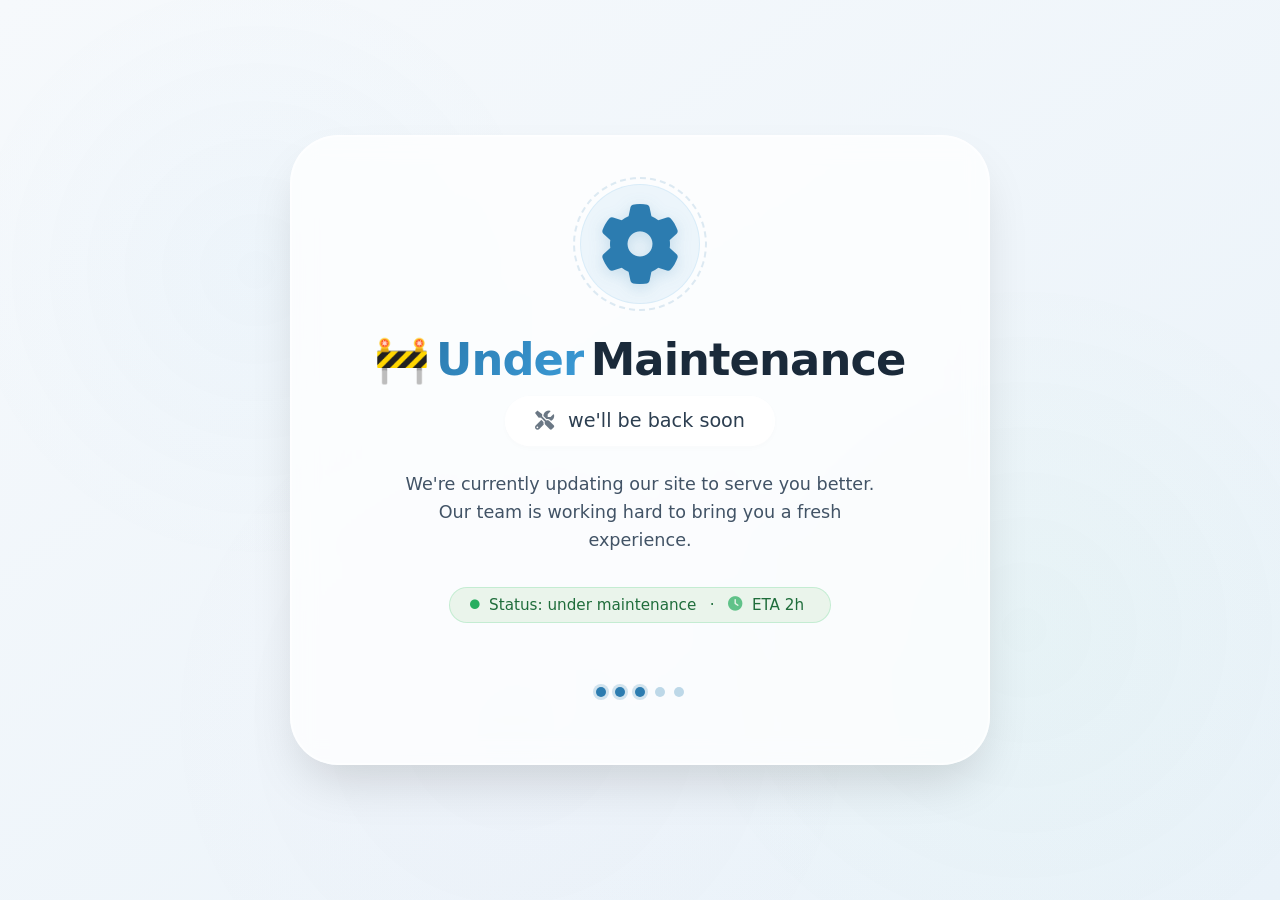
<file: maintenance.html>
<!DOCTYPE html>
<html lang="en">
<head>
  <meta charset="UTF-8">
  <meta name="viewport" content="width=device-width, initial-scale=1.0">
  <title>Under Maintenance</title>
  <!-- Font Awesome (free icons) -->
  <link rel="stylesheet" href="https://cdnjs.cloudflare.com/ajax/libs/font-awesome/6.0.0-beta3/css/all.min.css">
  <style>
    * {
      margin: 0;
      padding: 0;
      box-sizing: border-box;
    }

    body {
      font-family: 'Segoe UI', Roboto, system-ui, -apple-system, sans-serif;
      min-height: 100vh;
      display: flex;
      align-items: center;
      justify-content: center;
      background: linear-gradient(145deg, #f6f9fc 0%, #e9f2f9 100%);
      padding: 1.5rem;
      margin: 0;
      /* subtle animated background pattern */
      position: relative;
    }

    /* animated background circles (pure CSS) */
    body::before {
      content: '';
      position: fixed;
      inset: 0;
      z-index: 0;
      background-image: radial-gradient(circle at 20% 30%, rgba(52, 152, 219, 0.03) 0%, transparent 25%),
                        radial-gradient(circle at 80% 70%, rgba(46, 204, 113, 0.03) 0%, transparent 30%),
                        radial-gradient(circle at 40% 80%, rgba(155, 89, 182, 0.02) 0%, transparent 35%);
      background-size: 100% 100%;
      animation: drift 18s infinite alternate ease-in-out;
    }

    @keyframes drift {
      0% { transform: scale(1) rotate(0deg); opacity: 0.6; }
      100% { transform: scale(1.2) rotate(3deg); opacity: 1; }
    }

    .maintenance-card {
      position: relative;
      z-index: 10;
      max-width: 700px;
      width: 100%;
      background: rgba(255, 255, 255, 0.7);
      backdrop-filter: blur(12px);
      -webkit-backdrop-filter: blur(12px);
      background: rgba(255, 255, 255, 0.75);
      border-radius: 3rem 3rem 3rem 3rem;
      box-shadow: 0 25px 50px -12px rgba(0, 0, 0, 0.15), 
                  0 0 0 1px rgba(255, 255, 255, 0.5) inset;
      padding: 3rem 2.5rem;
      text-align: center;
      transition: all 0.2s ease;
      border: 1px solid rgba(255, 255, 255, 0.6);
    }

    /* icon with gear and spinner */
    .icon-wrapper {
      display: inline-flex;
      align-items: center;
      justify-content: center;
      background: rgba(52, 152, 219, 0.08);
      border-radius: 50%;
      width: 120px;
      height: 120px;
      margin-bottom: 1.8rem;
      position: relative;
      transition: transform 0.3s ease;
      border: 1px solid rgba(52, 152, 219, 0.1);
    }

    .icon-wrapper i {
      font-size: 5rem;
      color: #2c7cb0;
      filter: drop-shadow(0 4px 8px rgba(44, 124, 176, 0.2));
    }

    /* spinning gear (only the gear icon) */
    .fa-cog {
      animation: spin 6s infinite linear;
    }

    @keyframes spin {
      0% { transform: rotate(0deg); }
      100% { transform: rotate(360deg); }
    }

    /* small decorative dots around icon */
    .icon-wrapper::after {
      content: '';
      position: absolute;
      inset: -8px;
      border-radius: 50%;
      border: 2px dashed rgba(44, 124, 176, 0.15);
      animation: spin 30s infinite linear;
    }

    h1 {
      font-size: 2.8rem;
      font-weight: 600;
      letter-spacing: -0.02em;
      color: #1a2a3a;
      margin-bottom: 0.6rem;
      display: flex;
      align-items: center;
      justify-content: center;
      flex-wrap: wrap;
      gap: 0.4rem;
    }

    h1 .highlight {
      background: linear-gradient(135deg, #2c7cb0, #3b9bd7);
      background-clip: text;
      -webkit-background-clip: text;
      -webkit-text-fill-color: transparent;
      font-weight: 700;
    }

    .sub-message {
      font-size: 1.2rem;
      color: #2c3e50;
      background: rgba(255, 255, 255, 0.5);
      backdrop-filter: blur(4px);
      padding: 0.8rem 1.8rem;
      border-radius: 60px;
      display: inline-block;
      margin-bottom: 1.5rem;
      border: 1px solid rgba(255, 255, 255, 0.8);
      font-weight: 450;
      box-shadow: 0 2px 6px rgba(0,0,0,0.02);
    }

    .description {
      font-size: 1.1rem;
      line-height: 1.6;
      color: #2d4055;
      max-width: 480px;
      margin: 0 auto 2rem;
      opacity: 0.9;
      font-weight: 400;
    }

    .status-badge {
      display: inline-flex;
      align-items: center;
      gap: 0.6rem;
      background: #eaf4eb;
      padding: 0.5rem 1.6rem 0.5rem 1.2rem;
      border-radius: 60px;
      color: #1f6d3b;
      font-weight: 500;
      font-size: 0.95rem;
      border: 1px solid rgba(46, 204, 113, 0.2);
      margin-bottom: 2.2rem;
    }

    .status-badge i {
      font-size: 0.9rem;
      color: #27ae60;
    }

    .progress-track {
      display: flex;
      align-items: center;
      justify-content: center;
      gap: 0.6rem;
      margin: 1.8rem 0 1.2rem;
    }

    .progress-dot {
      width: 10px;
      height: 10px;
      background: #bdd8e8;
      border-radius: 50%;
      transition: background 0.2s;
    }

    .progress-dot.active {
      background: #2c7cb0;
      box-shadow: 0 0 0 3px rgba(44, 124, 176, 0.2);
    }

    .progress-dot:nth-child(1) { animation: pulse-dot 1.6s infinite 0s; }
    .progress-dot:nth-child(2) { animation: pulse-dot 1.6s infinite 0.3s; }
    .progress-dot:nth-child(3) { animation: pulse-dot 1.6s infinite 0.6s; }
    .progress-dot:nth-child(4) { animation: pulse-dot 1.6s infinite 0.9s; }
    .progress-dot:nth-child(5) { animation: pulse-dot 1.6s infinite 1.2s; }

    @keyframes pulse-dot {
      0%, 100% { background: #bdd8e8; transform: scale(1); }
      50% { background: #2c7cb0; transform: scale(1.3); }
    }

    .notice {
      font-size: 0.95rem;
      color: #4a5f73;
      background: rgba(255, 255, 255, 0.5);
      padding: 0.7rem 1.2rem;
      border-radius: 40px;
      display: inline-block;
      backdrop-filter: blur(2px);
      border: 1px solid rgba(255,255,255,0.3);
    }

    .notice i {
      margin-right: 6px;
      color: #3b9bd7;
    }

    .footer-note {
      margin-top: 2.5rem;
      font-size: 0.9rem;
      color: #5b6f82;
      border-top: 1px solid rgba(0,0,0,0.03);
      padding-top: 1.8rem;
      display: flex;
      justify-content: center;
      gap: 1.2rem;
      flex-wrap: wrap;
    }

    .footer-note span {
      background: rgba(255,255,255,0.3);
      padding: 0.2rem 1.2rem;
      border-radius: 30px;
      backdrop-filter: blur(2px);
    }

    .footer-note i {
      margin-right: 6px;
      opacity: 0.7;
    }

    /* responsive */
    @media (max-width: 480px) {
      .maintenance-card {
        padding: 2rem 1.5rem;
        border-radius: 2rem;
      }
      h1 {
        font-size: 2.1rem;
      }
      .icon-wrapper {
        width: 100px;
        height: 100px;
      }
      .icon-wrapper i {
        font-size: 4rem;
      }
      .sub-message {
        font-size: 1rem;
        padding: 0.4rem 1.2rem;
      }
    }
  </style>
</head>
<body>
  <div class="maintenance-card">
    <!-- icon with spinning gear -->
    <div class="icon-wrapper">
      <i class="fas fa-cog"></i>
    </div>

    <h1>
      <span>🚧</span>
      <span class="highlight">Under</span>
      <span>Maintenance</span>
    </h1>

    <div class="sub-message">
      <i class="fas fa-tools" style="margin-right: 8px; opacity: 0.7;"></i> 
      we'll be back soon
    </div>

    <p class="description">
      We're currently updating our site to serve you better. 
      Our team is working hard to bring you a fresh experience.
    </p>

    <!-- status badge -->
    <div class="status-badge">
      <i class="fas fa-circle" style="font-size: 0.6rem;"></i> 
      Status: under maintenance
      <span style="margin: 0 4px;">·</span>
      <i class="fas fa-clock" style="opacity: 0.7;"></i> ETA 2h
    </div>

    <!-- animated dots (progress vibe) -->
    <div class="progress-track">
      <span class="progress-dot active"></span>
      <span class="progress-dot active"></span>
      <span class="progress-dot active"></span>
      <span class="progress-dot"></span>
      <span class="progress-dot"></span>
    </div>

  </div>
</body>
</html>
</file>
